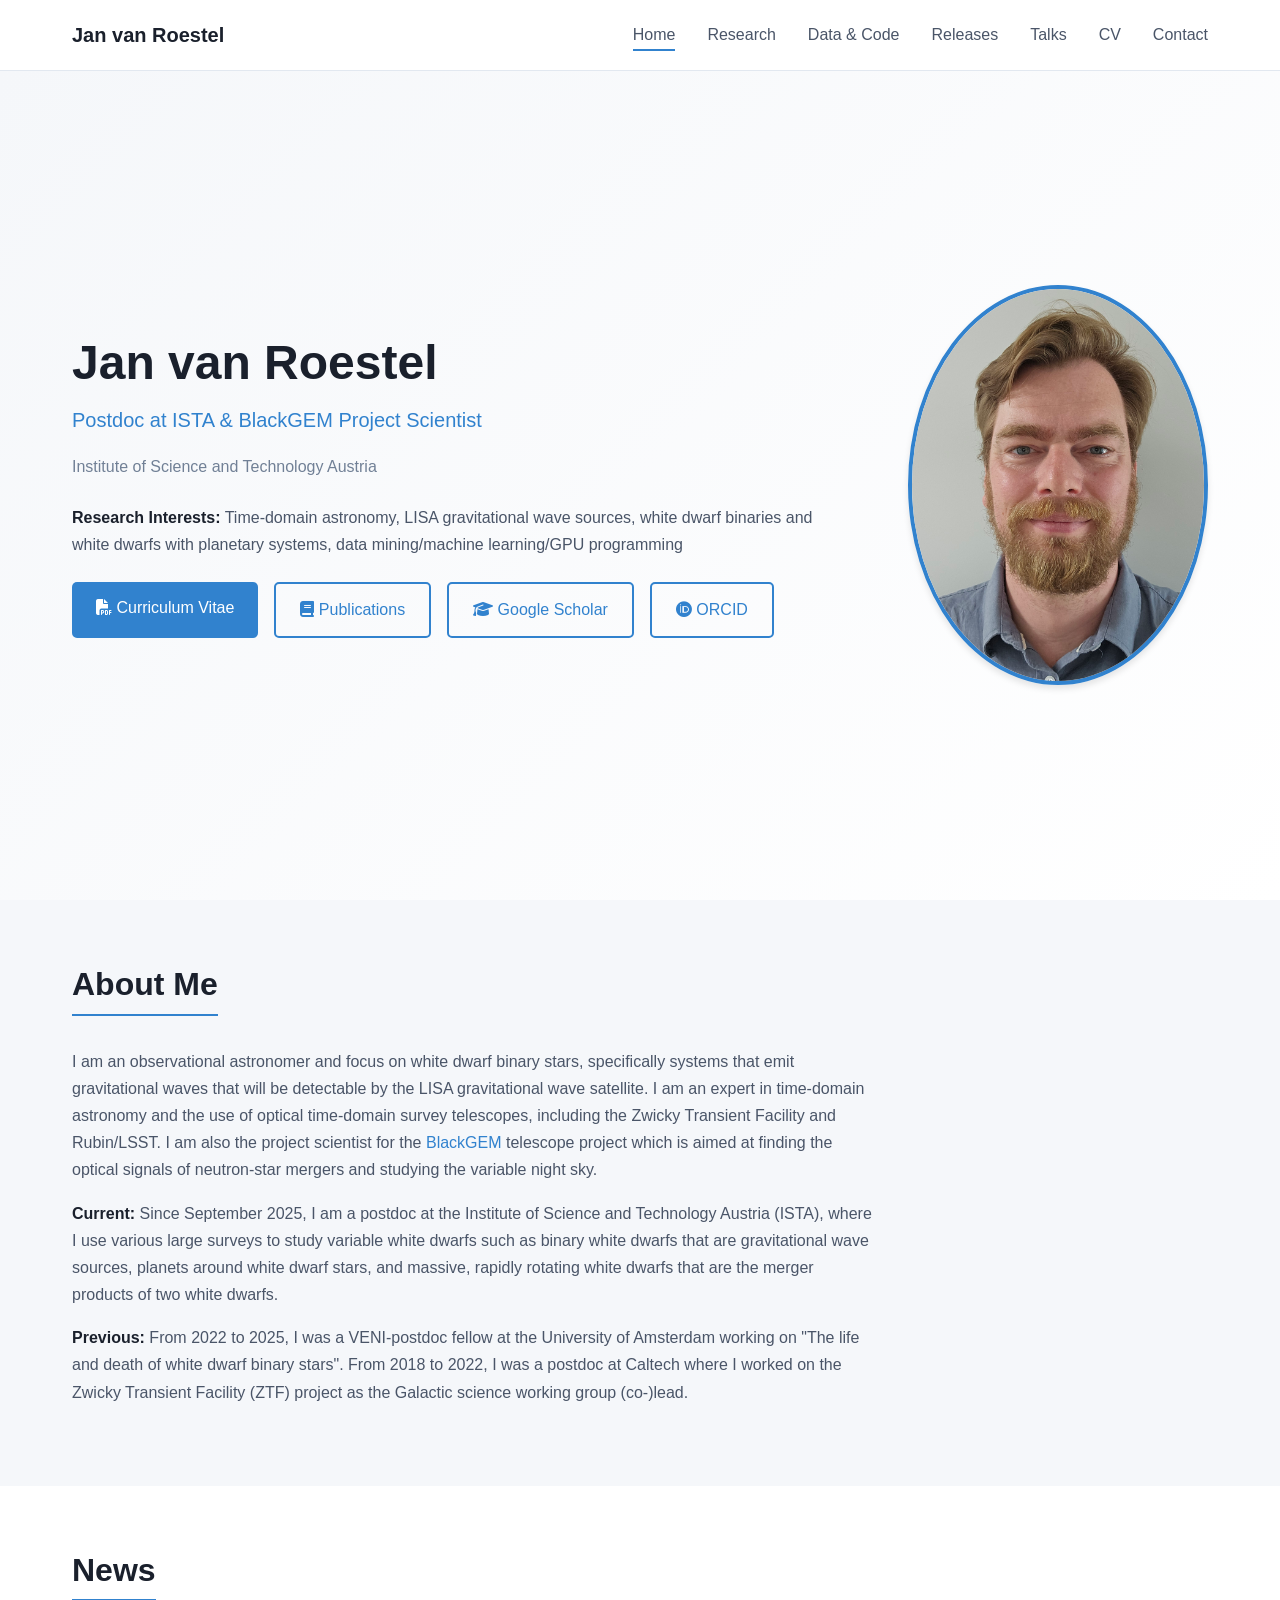
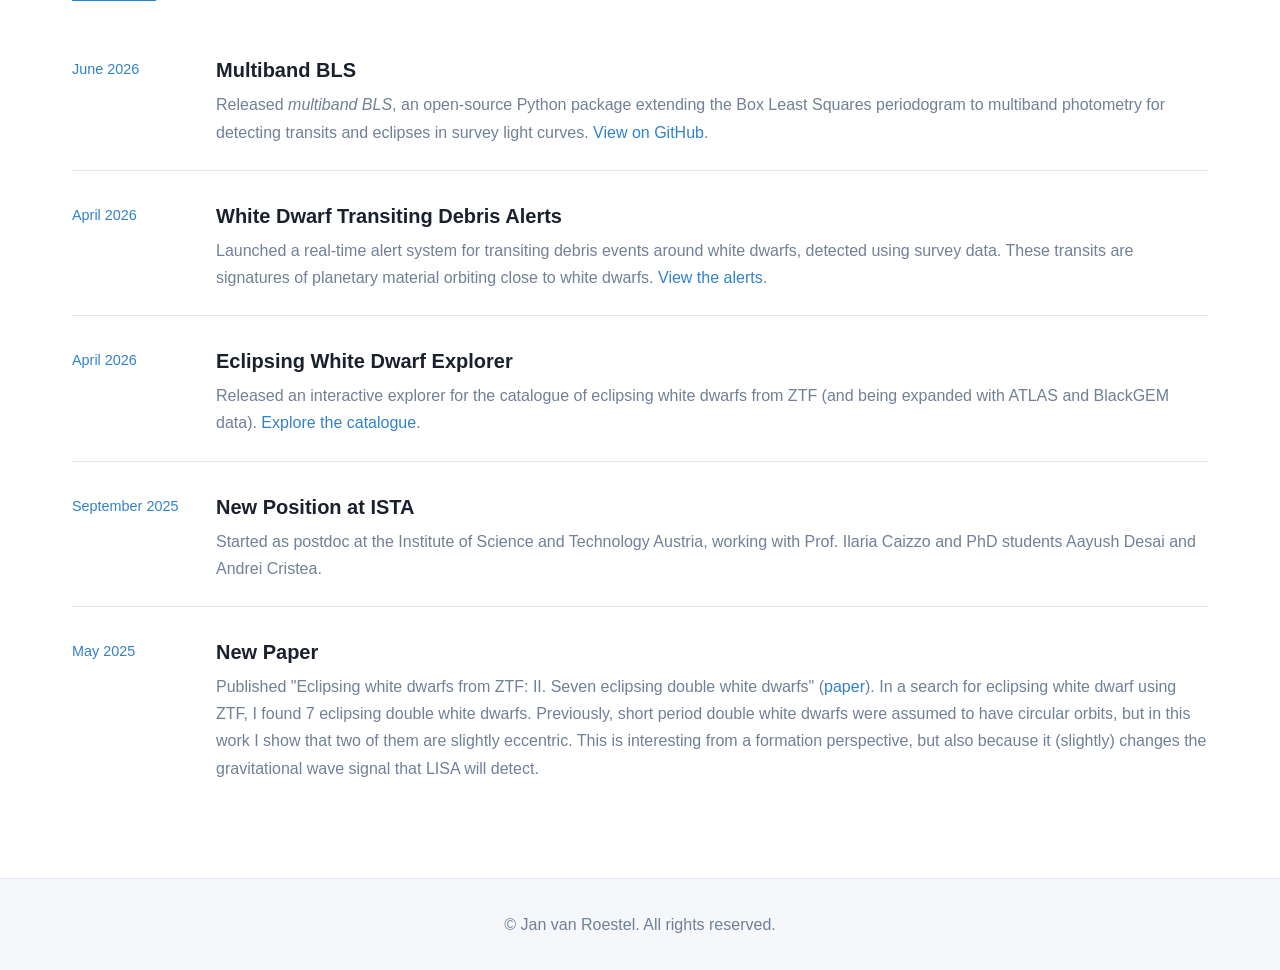
<file: index.html>
<!DOCTYPE html>
<html lang="en">
<head>
    <meta charset="UTF-8">
    <meta name="viewport" content="width=device-width, initial-scale=1.0">
    <title>Jan van Roestel - Astronomer</title>
    <link rel="stylesheet" href="assets/css/style.css">
    <link rel="stylesheet" href="https://cdnjs.cloudflare.com/ajax/libs/font-awesome/6.4.0/css/all.min.css">
    <script src="assets/js/include.js"></script>
</head>
<body data-page="home">
    <script>writeNav()</script>

    <main>
        <section class="hero">
            <div class="container">
                <div class="hero-content">
                    <div class="hero-text">
                        <h1>Jan van Roestel</h1>
                        <p class="hero-subtitle">Postdoc at <a href="https://ista.ac.at">ISTA</a> & <a href="http://blackgem.org/">BlackGEM</a> Project Scientist</p>
                        <p class="hero-institution">Institute of Science and Technology Austria</p>
                        <p class="hero-interests">
                            <strong>Research Interests:</strong> Time-domain astronomy, LISA gravitational wave sources, white dwarf binaries and white dwarfs with planetary systems, data mining/machine learning/GPU programming
                        </p>
                        <div class="hero-links">
                            <a href="data/CV.pdf" class="btn btn-primary" target="_blank">
                                <i class="fas fa-file-pdf"></i> Curriculum Vitae
                            </a>
                            <a href="https://ui.adsabs.harvard.edu/search/q=author%3A(%22%5Evan%20roestel%2C%20J%22)&sort=date%20desc%2C%20bibcode%20desc&p_=0" class="btn btn-outline">
                                <i class="fas fa-book"></i> Publications
                            </a>
                            <a href="https://scholar.google.com/citations?user=vMg1cvQAAAAJ" class="btn btn-outline">
                                <i class="fas fa-graduation-cap"></i> Google Scholar
                            </a>
                            <a href="https://orcid.org/0000-0002-2626-2872" class="btn btn-outline">
                                <i class="fab fa-orcid"></i> ORCID
                            </a>
                        </div>
                    </div>
                    <img src="images/janvanroestel.jpg" alt="Headshot of Jan van Roestel" class="hero-image" loading="eager" fetchpriority="high">
                </div>
            </div>
        </section>

        <section class="about-section">
            <div class="container">
                <h2 class="section-title">About Me</h2>
                <div class="about-content">
                    <p>I am an observational astronomer and focus on white dwarf binary stars, specifically systems that emit gravitational waves that will be detectable by the LISA gravitational wave satellite. I am an expert in time-domain astronomy and the use of optical time-domain survey telescopes, including the Zwicky Transient Facility and Rubin/LSST. I am also the project scientist for the <a href="http://blackgem.org/">BlackGEM</a> telescope project which is aimed at finding the optical signals of neutron-star mergers and studying the variable night sky.</p>

                    <p><strong>Current:</strong> Since September 2025, I am a postdoc at the Institute of Science and Technology Austria (ISTA), where I use various large surveys to study variable white dwarfs such as binary white dwarfs that are gravitational wave sources, planets around white dwarf stars, and massive, rapidly rotating white dwarfs that are the merger products of two white dwarfs.</p>

                    <p><strong>Previous:</strong> From 2022 to 2025, I was a VENI-postdoc fellow at the University of Amsterdam working on "The life and death of white dwarf binary stars". From 2018 to 2022, I was a postdoc at Caltech where I worked on the Zwicky Transient Facility (ZTF) project as the Galactic science working group (co-)lead.</p>
                </div>
            </div>
        </section>

        <section class="news-section">
            <div class="container">
                <h2 class="section-title">News</h2>
                <ul class="news-list">
                    <li class="news-item">
                        <span class="news-date">June 2026</span>
                        <div class="news-content">
                            <h4>Multiband BLS</h4>
                            <p>Released <em>multiband BLS</em>, an open-source Python package extending the Box Least Squares periodogram to multiband photometry for detecting transits and eclipses in survey light curves. <a href="https://github.com/janvanroestel/multiband_bls">View on GitHub</a>.</p>
                        </div>
                    </li>
                    <li class="news-item">
                        <span class="news-date">April 2026</span>
                        <div class="news-content">
                            <h4>White Dwarf Transiting Debris Alerts</h4>
                            <p>Launched a real-time alert system for transiting debris events around white dwarfs, detected using survey data. These transits are signatures of planetary material orbiting close to white dwarfs. <a href="https://janvanroestel.github.io/WD-transitingdebris-alerts/">View the alerts</a>.</p>
                        </div>
                    </li>
                    <li class="news-item">
                        <span class="news-date">April 2026</span>
                        <div class="news-content">
                            <h4>Eclipsing White Dwarf Explorer</h4>
                            <p>Released an interactive explorer for the catalogue of eclipsing white dwarfs from ZTF (and being expanded with ATLAS and BlackGEM data). <a href="https://janvanroestel.github.io/eclipsingWD-explorer/">Explore the catalogue</a>.</p>
                        </div>
                    </li>
                    <li class="news-item">
                        <span class="news-date">September 2025</span>
                        <div class="news-content">
                            <h4>New Position at ISTA</h4>
                            <p>Started as postdoc at the Institute of Science and Technology Austria, working with Prof. Ilaria Caizzo and PhD students Aayush Desai and Andrei Cristea. </p>
                        </div>
                    </li>
                    <li class="news-item">
                        <span class="news-date">May 2025</span>
                        <div class="news-content">
                            <h4>New Paper</h4>
                            <p>Published "Eclipsing white dwarfs from ZTF: II. Seven eclipsing double white dwarfs" (<a href="https://arxiv.org/abs/2505.15580">paper</a>). In a search for eclipsing white dwarf using ZTF, I found 7 eclipsing double white dwarfs. Previously, short period double white dwarfs were assumed to have circular orbits, but in this work I show that two of them are slightly eccentric. This is interesting from a formation perspective, but also because it (slightly) changes the gravitational wave signal that LISA will detect. </p>
                        </div>
                    </li>
                </ul>
            </div>
        </section>
    </main>

    <script>writeFooter()</script>
</body>
</html>
</file>
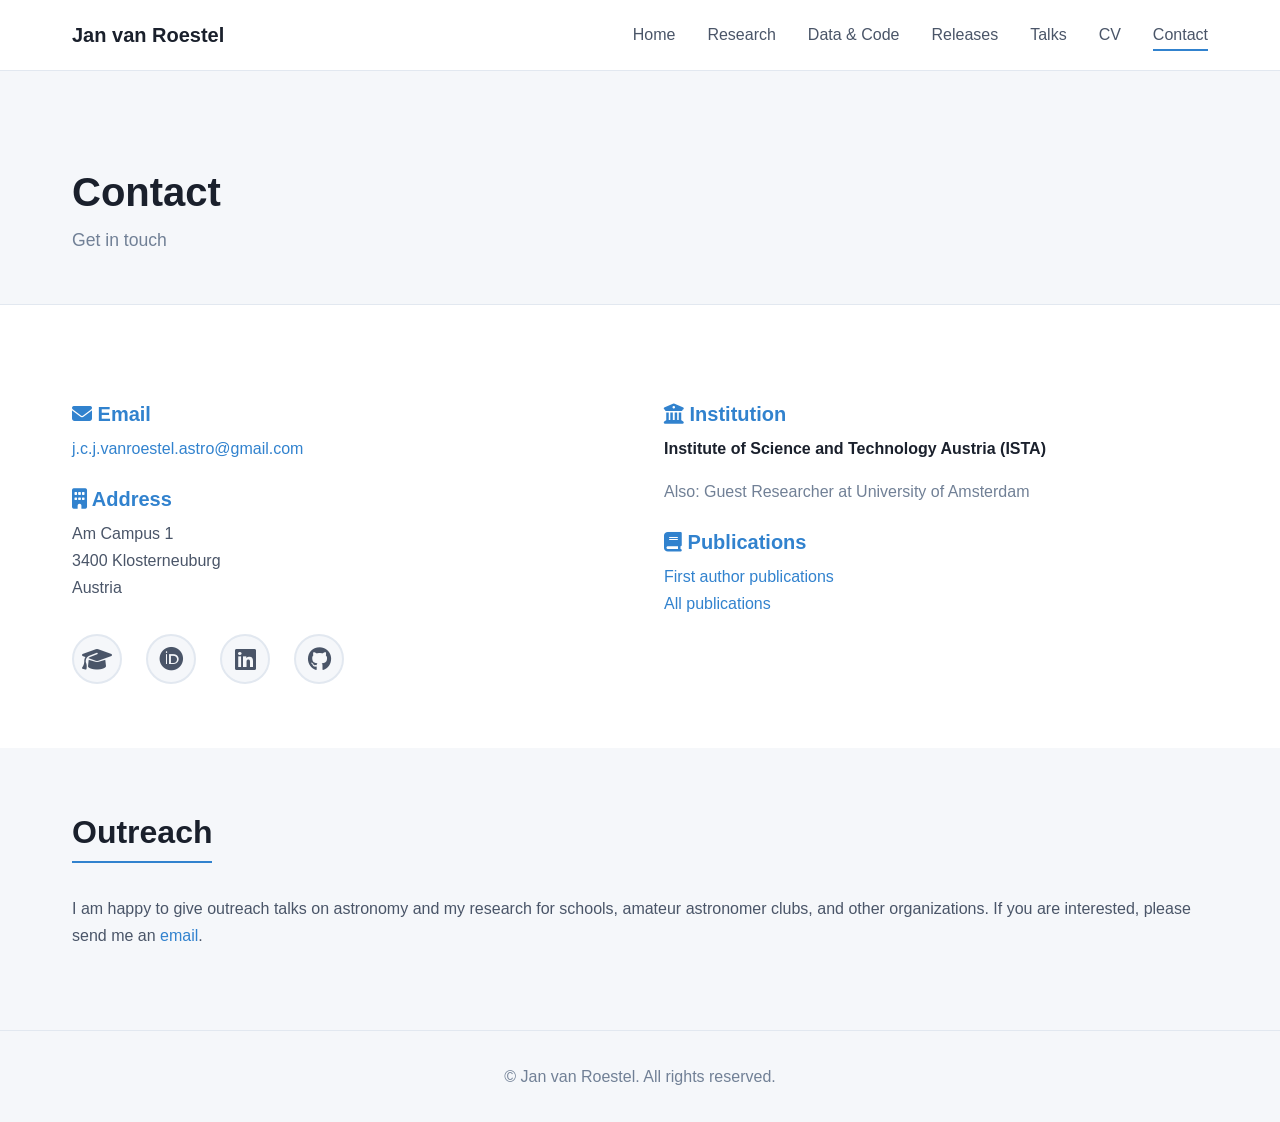
<file: contact.html>
<!DOCTYPE html>
<html lang="en">
<head>
    <meta charset="UTF-8">
    <meta name="viewport" content="width=device-width, initial-scale=1.0">
    <title>Contact - Jan van Roestel</title>
    <link rel="stylesheet" href="assets/css/style.css">
    <link rel="stylesheet" href="https://cdnjs.cloudflare.com/ajax/libs/font-awesome/6.4.0/css/all.min.css">
    <script src="assets/js/include.js"></script>
</head>
<body data-page="contact">
    <script>writeNav()</script>

    <main>
        <header class="page-header">
            <div class="container">
                <h1>Contact</h1>
                <p>Get in touch</p>
            </div>
        </header>

        <section>
            <div class="container">
                <div class="contact-info">
                    <div>
                        <div class="contact-item">
                            <h4><i class="fas fa-envelope"></i> Email</h4>
                            <p><a href="mailto:j.c.j.vanroestel.astro@gmail.com">j.c.j.vanroestel.astro@gmail.com</a></p>
                        </div>

                        <div class="contact-item">
                            <h4><i class="fas fa-building"></i> Address</h4>
                            <p>Am Campus 1<br>
                            3400 Klosterneuburg<br>
                            Austria</p>
                        </div>

                        <div class="social-links">
                            <a href="https://scholar.google.com/citations?user=vMg1cvQAAAAJ" title="Google Scholar" aria-label="Google Scholar profile">
                                <i class="fas fa-graduation-cap"></i>
                            </a>
                            <a href="https://orcid.org/0000-0002-2626-2872" title="ORCID" aria-label="ORCID profile">
                                <i class="fab fa-orcid"></i>
                            </a>
                            <a href="https://www.linkedin.com/in/jan-van-roestel-phd-53807089/" title="LinkedIn" aria-label="LinkedIn profile">
                                <i class="fab fa-linkedin"></i>
                            </a>
                            <a href="https://github.com/janvanroestel/" title="GitHub" aria-label="GitHub profile">
                                <i class="fab fa-github"></i>
                            </a>
                        </div>
                    </div>

                    <div>
                        <div class="contact-item">
                            <h4><i class="fas fa-university"></i> Institution</h4>
                            <p><strong>Institute of Science and Technology Austria (ISTA)</strong></p>
                            <p style="margin-top: 1rem; color: var(--text-secondary);">Also: Guest Researcher at University of Amsterdam</p>
                        </div>

                        <div class="contact-item">
                            <h4><i class="fas fa-book"></i> Publications</h4>
                            <p>
                                <a href="https://ui.adsabs.harvard.edu/search/q=author%3A(%22%5Evan%20roestel%2C%20J%22)&sort=date%20desc%2C%20bibcode%20desc&p_=0">First author publications</a><br>
                                <a href="https://ui.adsabs.harvard.edu/search/q=author%3A(%22van%20roestel%2C%20J%22)&sort=date%20desc%2C%20bibcode%20desc&p_=0">All publications</a>
                            </p>
                        </div>
                    </div>
                </div>
            </div>
        </section>

        <section class="about-section">
            <div class="container">
                <h2 class="section-title">Outreach</h2>
                <p>I am happy to give outreach talks on astronomy and my research for schools, amateur astronomer clubs, and other organizations. If you are interested, please send me an <a href="mailto:j.c.j.vanroestel.astro@gmail.com">email</a>.</p>
            </div>
        </section>
    </main>

    <script>writeFooter()</script>
</body>
</html>
</file>
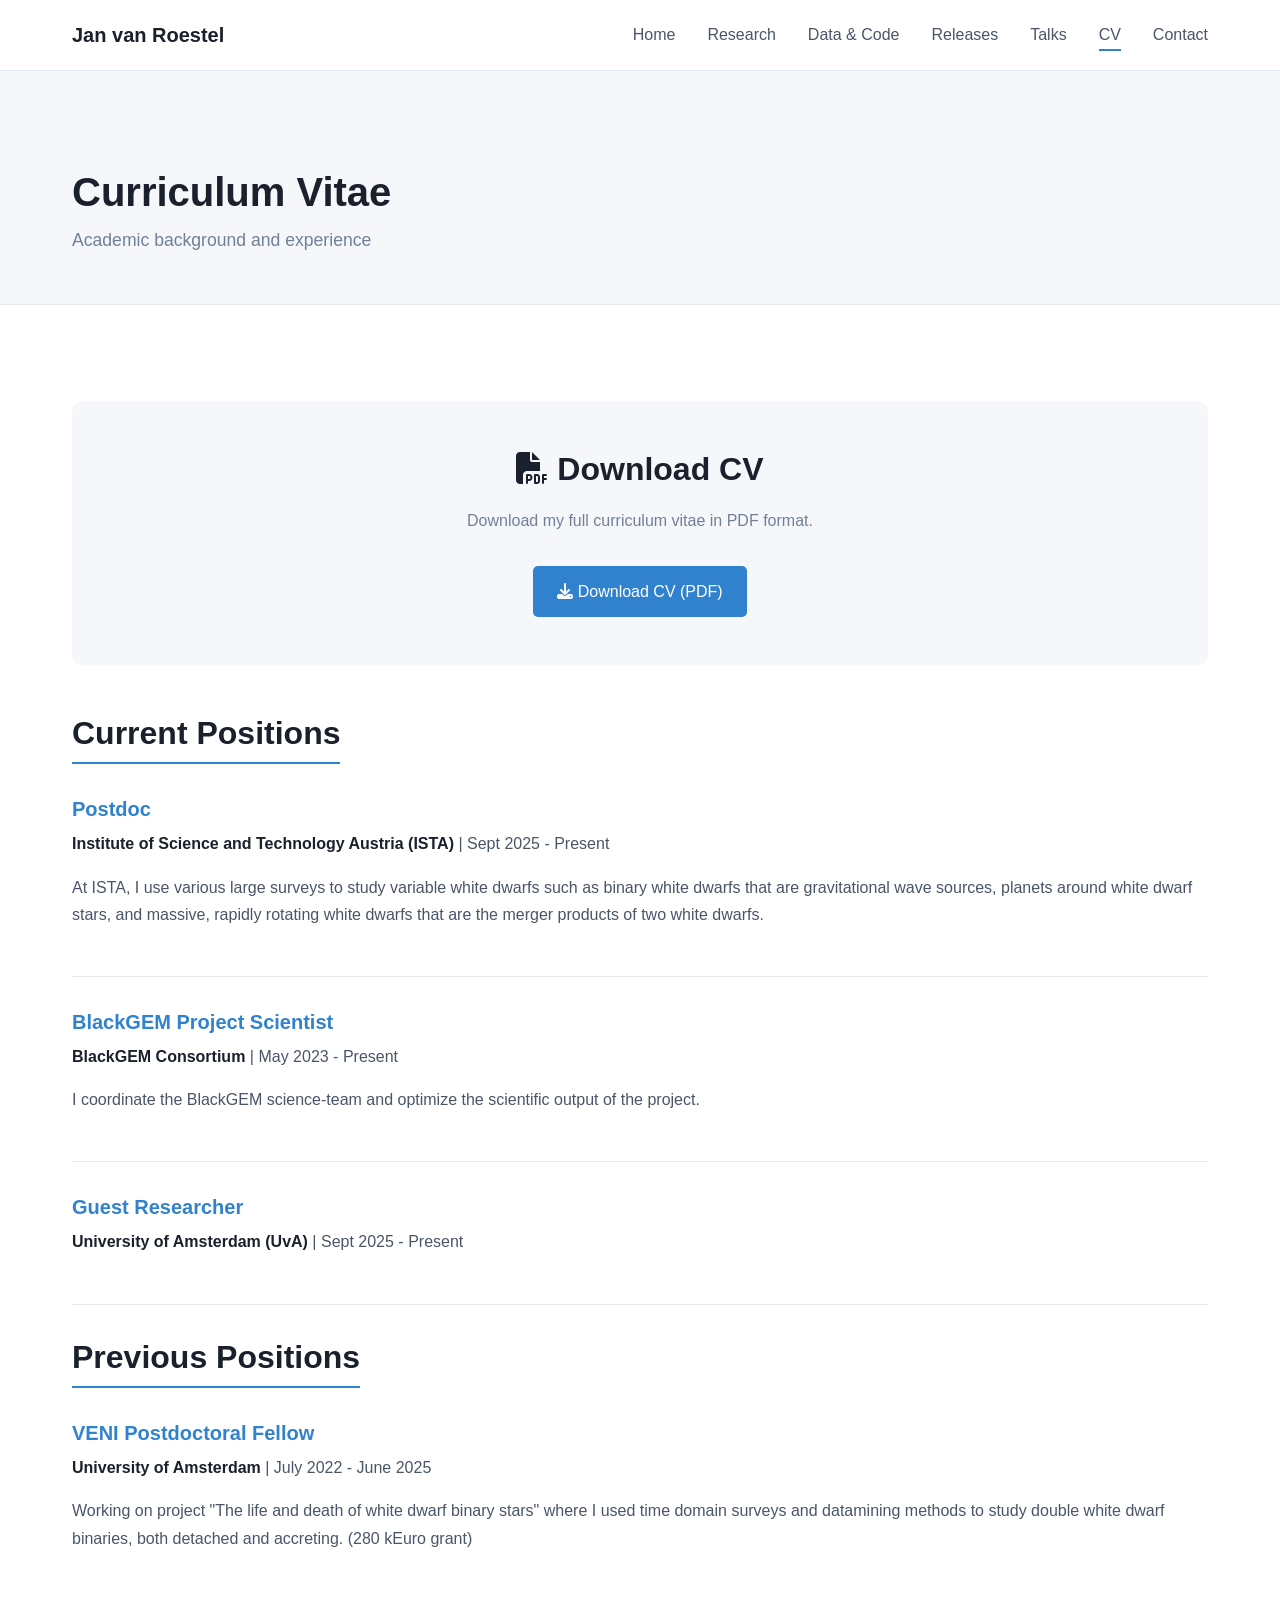
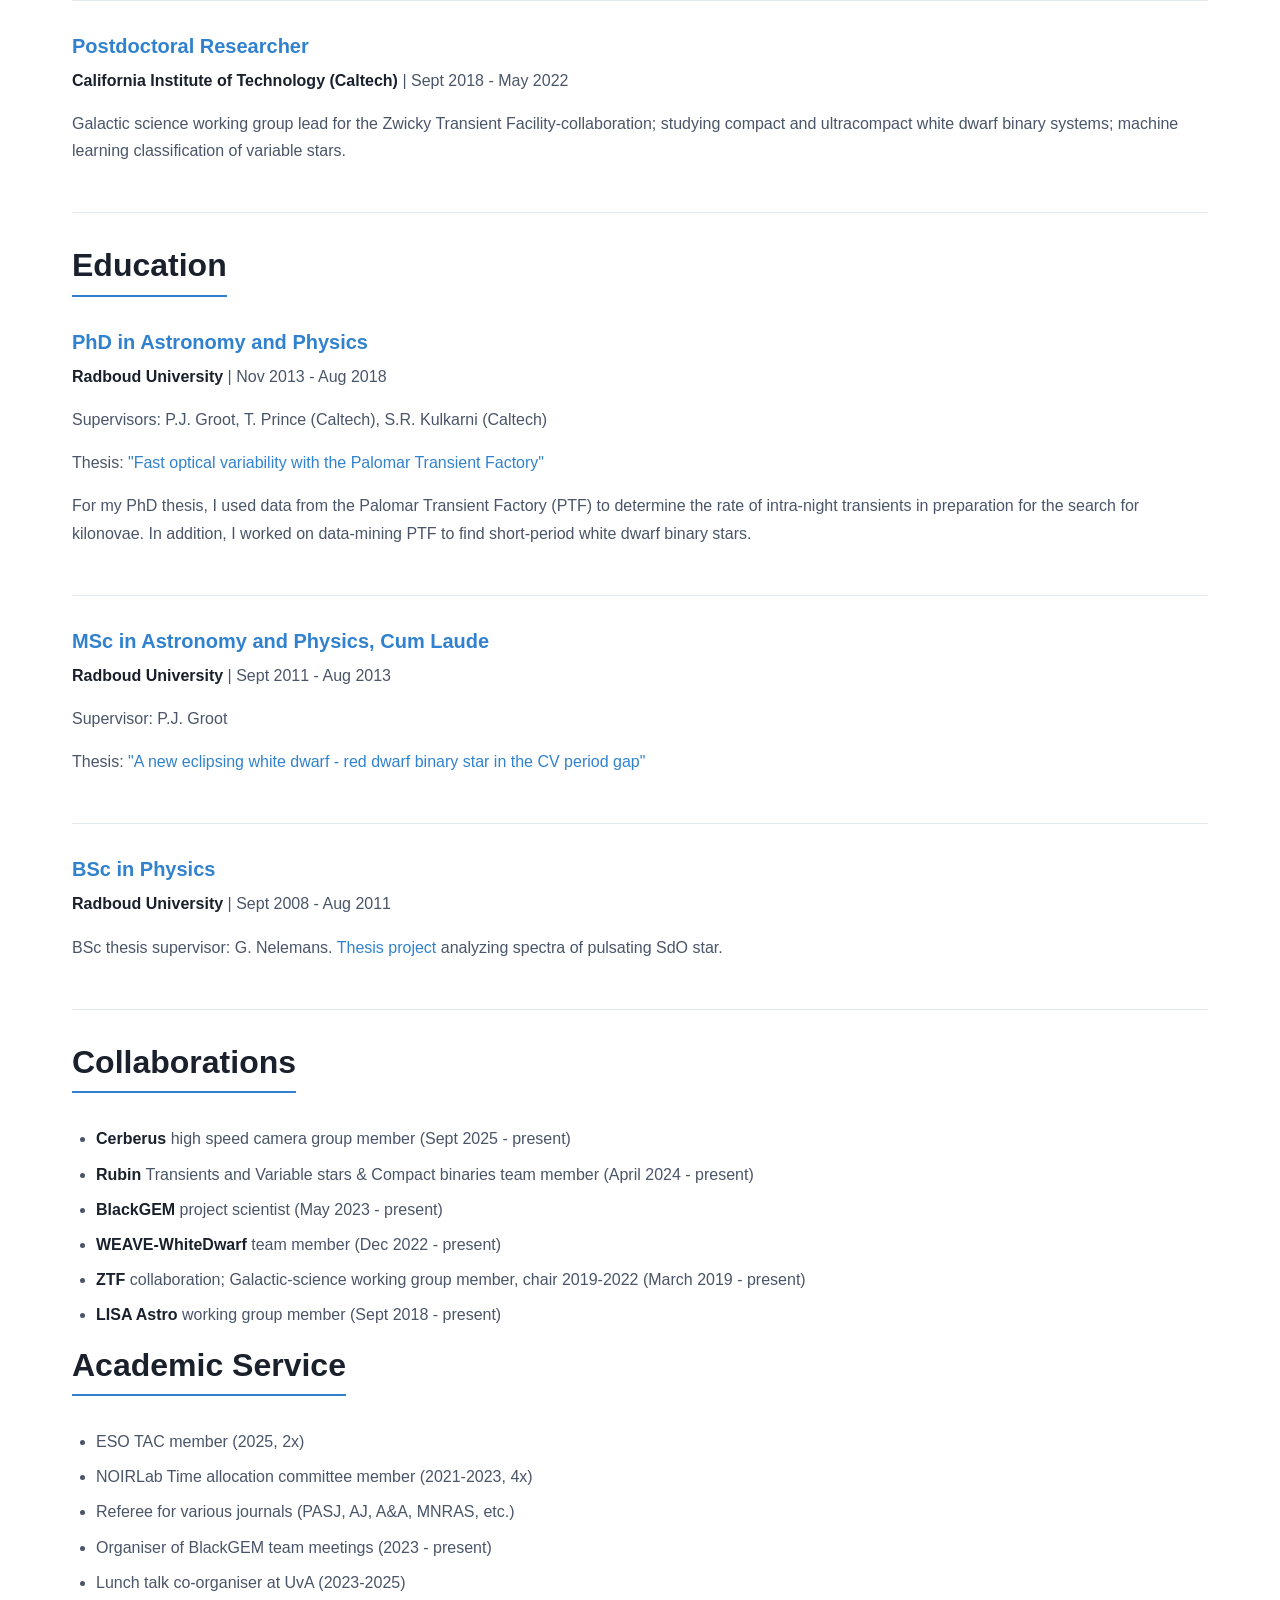
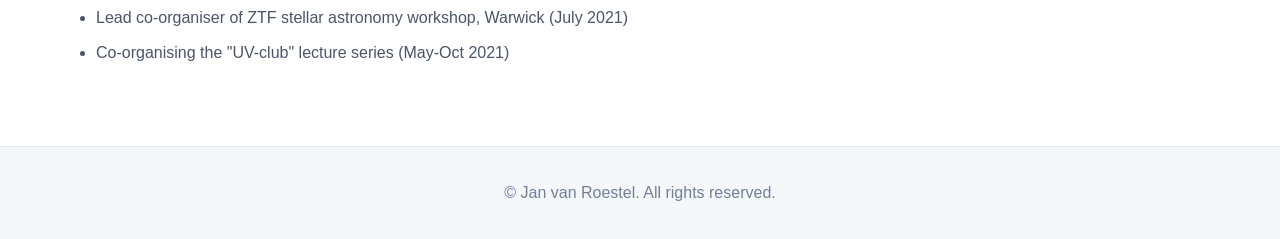
<file: cv.html>
<!DOCTYPE html>
<html lang="en">
<head>
    <meta charset="UTF-8">
    <meta name="viewport" content="width=device-width, initial-scale=1.0">
    <title>CV - Jan van Roestel</title>
    <link rel="stylesheet" href="assets/css/style.css">
    <link rel="stylesheet" href="https://cdnjs.cloudflare.com/ajax/libs/font-awesome/6.4.0/css/all.min.css">
    <script src="assets/js/include.js"></script>
</head>
<body data-page="cv">
    <script>writeNav()</script>

    <main>
        <header class="page-header">
            <div class="container">
                <h1>Curriculum Vitae</h1>
                <p>Academic background and experience</p>
            </div>
        </header>

        <section>
            <div class="container">
                <div class="cv-download">
                    <h2><i class="fas fa-file-pdf"></i> Download CV</h2>
                    <p>Download my full curriculum vitae in PDF format.</p>
                    <a href="data/CV.pdf" class="btn btn-primary" target="_blank">
                        <i class="fas fa-download"></i> Download CV (PDF)
                    </a>
                </div>

                <h2 class="section-title">Current Positions</h2>

                <div class="education-item">
                    <h4>Postdoc</h4>
                    <p><strong>Institute of Science and Technology Austria (ISTA)</strong> | Sept 2025 - Present</p>
                    <p>At ISTA, I use various large surveys to study variable white dwarfs such as binary white dwarfs that are gravitational wave sources, planets around white dwarf stars, and massive, rapidly rotating white dwarfs that are the merger products of two white dwarfs.</p>
                </div>

                <div class="education-item">
                    <h4>BlackGEM Project Scientist</h4>
                    <p><strong>BlackGEM Consortium</strong> | May 2023 - Present</p>
                    <p>I coordinate the BlackGEM science-team and optimize the scientific output of the project.</p>
                </div>

                <div class="education-item">
                    <h4>Guest Researcher</h4>
                    <p><strong>University of Amsterdam (UvA)</strong> | Sept 2025 - Present</p>
                </div>

                <h2 class="section-title">Previous Positions</h2>

                <div class="education-item">
                    <h4>VENI Postdoctoral Fellow</h4>
                    <p><strong>University of Amsterdam</strong> | July 2022 - June 2025</p>
                    <p>Working on project "The life and death of white dwarf binary stars" where I used time domain surveys and datamining methods to study double white dwarf binaries, both detached and accreting. (280 kEuro grant)</p>
                </div>

                <div class="education-item">
                    <h4>Postdoctoral Researcher</h4>
                    <p><strong>California Institute of Technology (Caltech)</strong> | Sept 2018 - May 2022</p>
                    <p>Galactic science working group lead for the Zwicky Transient Facility-collaboration; studying compact and ultracompact white dwarf binary systems; machine learning classification of variable stars.</p>
                </div>

                <h2 class="section-title">Education</h2>

                <div class="education-item">
                    <h4>PhD in Astronomy and Physics</h4>
                    <p><strong>Radboud University</strong> | Nov 2013 - Aug 2018</p>
                    <p>Supervisors: P.J. Groot, T. Prince (Caltech), S.R. Kulkarni (Caltech)</p>
                    <p>Thesis: <a href="./data/Thesis_JvanRoestel.pdf">"Fast optical variability with the Palomar Transient Factory"</a></p>
                    <p>For my PhD thesis, I used data from the Palomar Transient Factory (PTF) to determine the rate of intra-night transients in preparation for the search for kilonovae. In addition, I worked on data-mining PTF to find short-period white dwarf binary stars.</p>
                </div>

                <div class="education-item">
                    <h4>MSc in Astronomy and Physics, Cum Laude</h4>
                    <p><strong>Radboud University</strong> | Sept 2011 - Aug 2013</p>
                    <p>Supervisor: P.J. Groot</p>
                    <p>Thesis: <a href="./data/main.pdf">"A new eclipsing white dwarf - red dwarf binary star in the CV period gap"</a></p>
                </div>

                <div class="education-item">
                    <h4>BSc in Physics</h4>
                    <p><strong>Radboud University</strong> | Sept 2008 - Aug 2011</p>
                    <p>BSc thesis supervisor: G. Nelemans. <a href="./data/bachelor_thesis.pdf">Thesis project</a> analyzing spectra of pulsating SdO star.</p>
                </div>

                <h2 class="section-title">Collaborations</h2>
                <ul>
                    <li><strong>Cerberus</strong> high speed camera group member (Sept 2025 - present)</li>
                    <li><strong>Rubin</strong> Transients and Variable stars & Compact binaries team member (April 2024 - present)</li>
                    <li><strong>BlackGEM</strong> project scientist (May 2023 - present)</li>
                    <li><strong>WEAVE-WhiteDwarf</strong> team member (Dec 2022 - present)</li>
                    <li><strong>ZTF</strong> collaboration; Galactic-science working group member, chair 2019-2022 (March 2019 - present)</li>
                    <li><strong>LISA Astro</strong> working group member (Sept 2018 - present)</li>
                </ul>

                <h2 class="section-title">Academic Service</h2>
                <ul>
                    <li>ESO TAC member (2025, 2x)</li>
                    <li>NOIRLab Time allocation committee member (2021-2023, 4x)</li>
                    <li>Referee for various journals (PASJ, AJ, A&A, MNRAS, etc.)</li>
                    <li>Organiser of BlackGEM team meetings (2023 - present)</li>
                    <li>Lunch talk co-organiser at UvA (2023-2025)</li>
                    <li>Lead co-organiser of ZTF stellar astronomy workshop, Warwick (July 2021)</li>
                    <li>Co-organising the "UV-club" lecture series (May-Oct 2021)</li>
                </ul>
            </div>
        </section>
    </main>

    <script>writeFooter()</script>
</body>
</html>
</file>
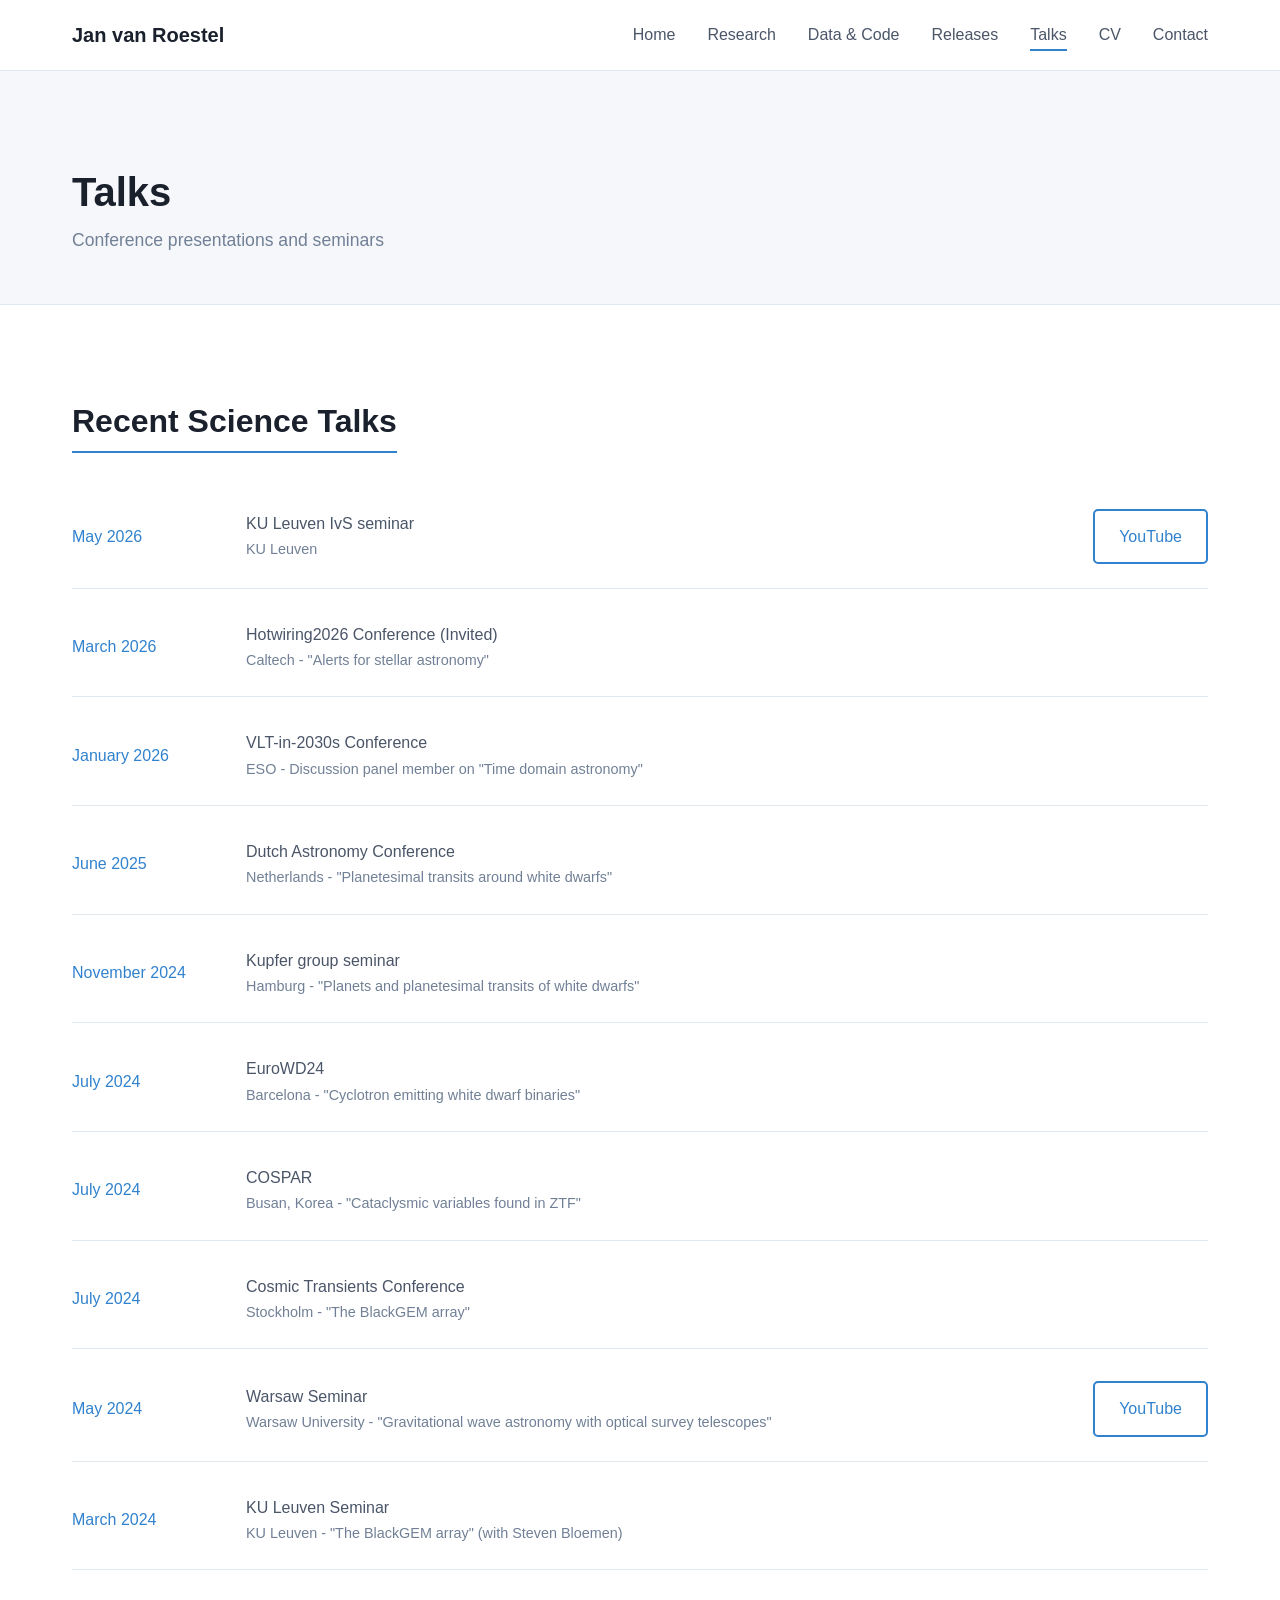
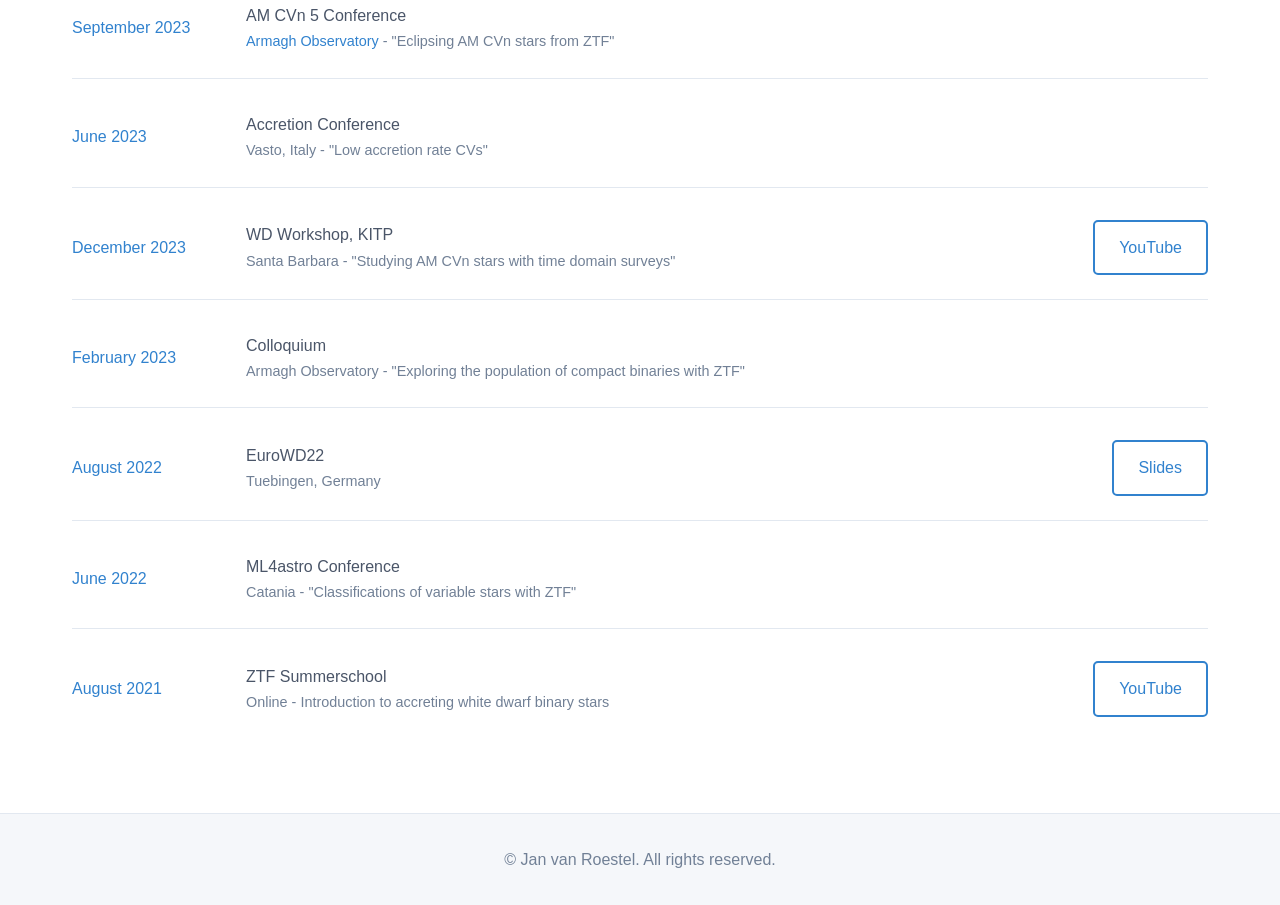
<file: talks.html>
<!DOCTYPE html>
<html lang="en">
<head>
    <meta charset="UTF-8">
    <meta name="viewport" content="width=device-width, initial-scale=1.0">
    <title>Talks - Jan van Roestel</title>
    <link rel="stylesheet" href="assets/css/style.css">
    <link rel="stylesheet" href="https://cdnjs.cloudflare.com/ajax/libs/font-awesome/6.4.0/css/all.min.css">
    <script src="assets/js/include.js"></script>
</head>
<body data-page="talks">
    <script>writeNav()</script>

    <main>
        <header class="page-header">
            <div class="container">
                <h1>Talks</h1>
                <p>Conference presentations and seminars</p>
            </div>
        </header>

        <section>
            <div class="container">
                <h2 class="section-title">Recent Science Talks</h2>

                <ul class="talks-list">
                    <li class="talk-item">
                        <span class="talk-date">May 2026</span>
                        <div>
                            <div class="talk-title">KU Leuven IvS seminar</div>
                            <div class="talk-venue">KU Leuven</div>
                        </div>
                        <div class="talk-links">
                            <a href="https://www.youtube.com/watch?v=d2B3vCUskP4" class="btn btn-outline">YouTube</a>
                        </div>
                    </li>

                    <li class="talk-item">
                        <span class="talk-date">March 2026</span>
                        <div>
                            <div class="talk-title">Hotwiring2026 Conference (Invited)</div>
                            <div class="talk-venue">Caltech - "Alerts for stellar astronomy"</div>
                        </div>
                        <div class="talk-links"></div>
                    </li>

                    <li class="talk-item">
                        <span class="talk-date">January 2026</span>
                        <div>
                            <div class="talk-title">VLT-in-2030s Conference</div>
                            <div class="talk-venue">ESO - Discussion panel member on "Time domain astronomy"</div>
                        </div>
                        <div class="talk-links"></div>
                    </li>

                    <li class="talk-item">
                        <span class="talk-date">June 2025</span>
                        <div>
                            <div class="talk-title">Dutch Astronomy Conference</div>
                            <div class="talk-venue">Netherlands - "Planetesimal transits around white dwarfs"</div>
                        </div>
                        <div class="talk-links"></div>
                    </li>

                    <li class="talk-item">
                        <span class="talk-date">November 2024</span>
                        <div>
                            <div class="talk-title">Kupfer group seminar</div>
                            <div class="talk-venue">Hamburg - "Planets and planetesimal transits of white dwarfs"</div>
                        </div>
                        <div class="talk-links"></div>
                    </li>

                    <li class="talk-item">
                        <span class="talk-date">July 2024</span>
                        <div>
                            <div class="talk-title">EuroWD24</div>
                            <div class="talk-venue">Barcelona - "Cyclotron emitting white dwarf binaries"</div>
                        </div>
                        <div class="talk-links"></div>
                    </li>

                    <li class="talk-item">
                        <span class="talk-date">July 2024</span>
                        <div>
                            <div class="talk-title">COSPAR</div>
                            <div class="talk-venue">Busan, Korea - "Cataclysmic variables found in ZTF"</div>
                        </div>
                        <div class="talk-links"></div>
                    </li>

                    <li class="talk-item">
                        <span class="talk-date">July 2024</span>
                        <div>
                            <div class="talk-title">Cosmic Transients Conference</div>
                            <div class="talk-venue">Stockholm - "The BlackGEM array"</div>
                        </div>
                        <div class="talk-links"></div>
                    </li>

                    <li class="talk-item">
                        <span class="talk-date">May 2024</span>
                        <div>
                            <div class="talk-title">Warsaw Seminar</div>
                            <div class="talk-venue">Warsaw University - "Gravitational wave astronomy with optical survey telescopes"</div>
                        </div>
                        <div class="talk-links">
                            <a href="https://www.youtube.com/live/thyTzamhJ10" class="btn btn-outline">YouTube</a>
                        </div>
                    </li>

                    <li class="talk-item">
                        <span class="talk-date">March 2024</span>
                        <div>
                            <div class="talk-title">KU Leuven Seminar</div>
                            <div class="talk-venue">KU Leuven - "The BlackGEM array" (with Steven Bloemen)</div>
                        </div>
                        <div class="talk-links"></div>
                    </li>

                    <li class="talk-item">
                        <span class="talk-date">September 2023</span>
                        <div>
                            <div class="talk-title">AM CVn 5 Conference</div>
                            <div class="talk-venue"><a href="https://www.armagh.space/meetings-conferences/amcvn5#deeplink-0">Armagh Observatory</a> - "Eclipsing AM CVn stars from ZTF"</div>
                        </div>
                        <div class="talk-links"></div>
                    </li>

                    <li class="talk-item">
                        <span class="talk-date">June 2023</span>
                        <div>
                            <div class="talk-title">Accretion Conference</div>
                            <div class="talk-venue">Vasto, Italy - "Low accretion rate CVs"</div>
                        </div>
                        <div class="talk-links"></div>
                    </li>

                    <li class="talk-item">
                        <span class="talk-date">December 2023</span>
                        <div>
                            <div class="talk-title">WD Workshop, KITP</div>
                            <div class="talk-venue">Santa Barbara - "Studying AM CVn stars with time domain surveys"</div>
                        </div>
                        <div class="talk-links">
                            <a href="https://www.youtube.com/watch?v=rMm6HnV2TYo&list=PLTz4HiOhksNvvzHY8rsDtNAzLt7UiwiH1&index=8" class="btn btn-outline">YouTube</a>
                        </div>
                    </li>

                    <li class="talk-item">
                        <span class="talk-date">February 2023</span>
                        <div>
                            <div class="talk-title">Colloquium</div>
                            <div class="talk-venue">Armagh Observatory - "Exploring the population of compact binaries with ZTF"</div>
                        </div>
                        <div class="talk-links"></div>
                    </li>

                    <li class="talk-item">
                        <span class="talk-date">August 2022</span>
                        <div>
                            <div class="talk-title">EuroWD22</div>
                            <div class="talk-venue">Tuebingen, Germany</div>
                        </div>
                        <div class="talk-links">
                            <a href="./talks/EuroWD22_janvanroestel.pdf" class="btn btn-outline">Slides</a>
                        </div>
                    </li>

                    <li class="talk-item">
                        <span class="talk-date">June 2022</span>
                        <div>
                            <div class="talk-title">ML4astro Conference</div>
                            <div class="talk-venue">Catania - "Classifications of variable stars with ZTF"</div>
                        </div>
                        <div class="talk-links"></div>
                    </li>

                    <li class="talk-item">
                        <span class="talk-date">August 2021</span>
                        <div>
                            <div class="talk-title">ZTF Summerschool</div>
                            <div class="talk-venue">Online - Introduction to accreting white dwarf binary stars</div>
                        </div>
                        <div class="talk-links">
                            <a href="https://www.youtube.com/watch?v=heeAqtuXo70" class="btn btn-outline">YouTube</a>
                        </div>
                    </li>
                </ul>
            </div>
        </section>
    </main>

    <script>writeFooter()</script>
</body>
</html>
</file>
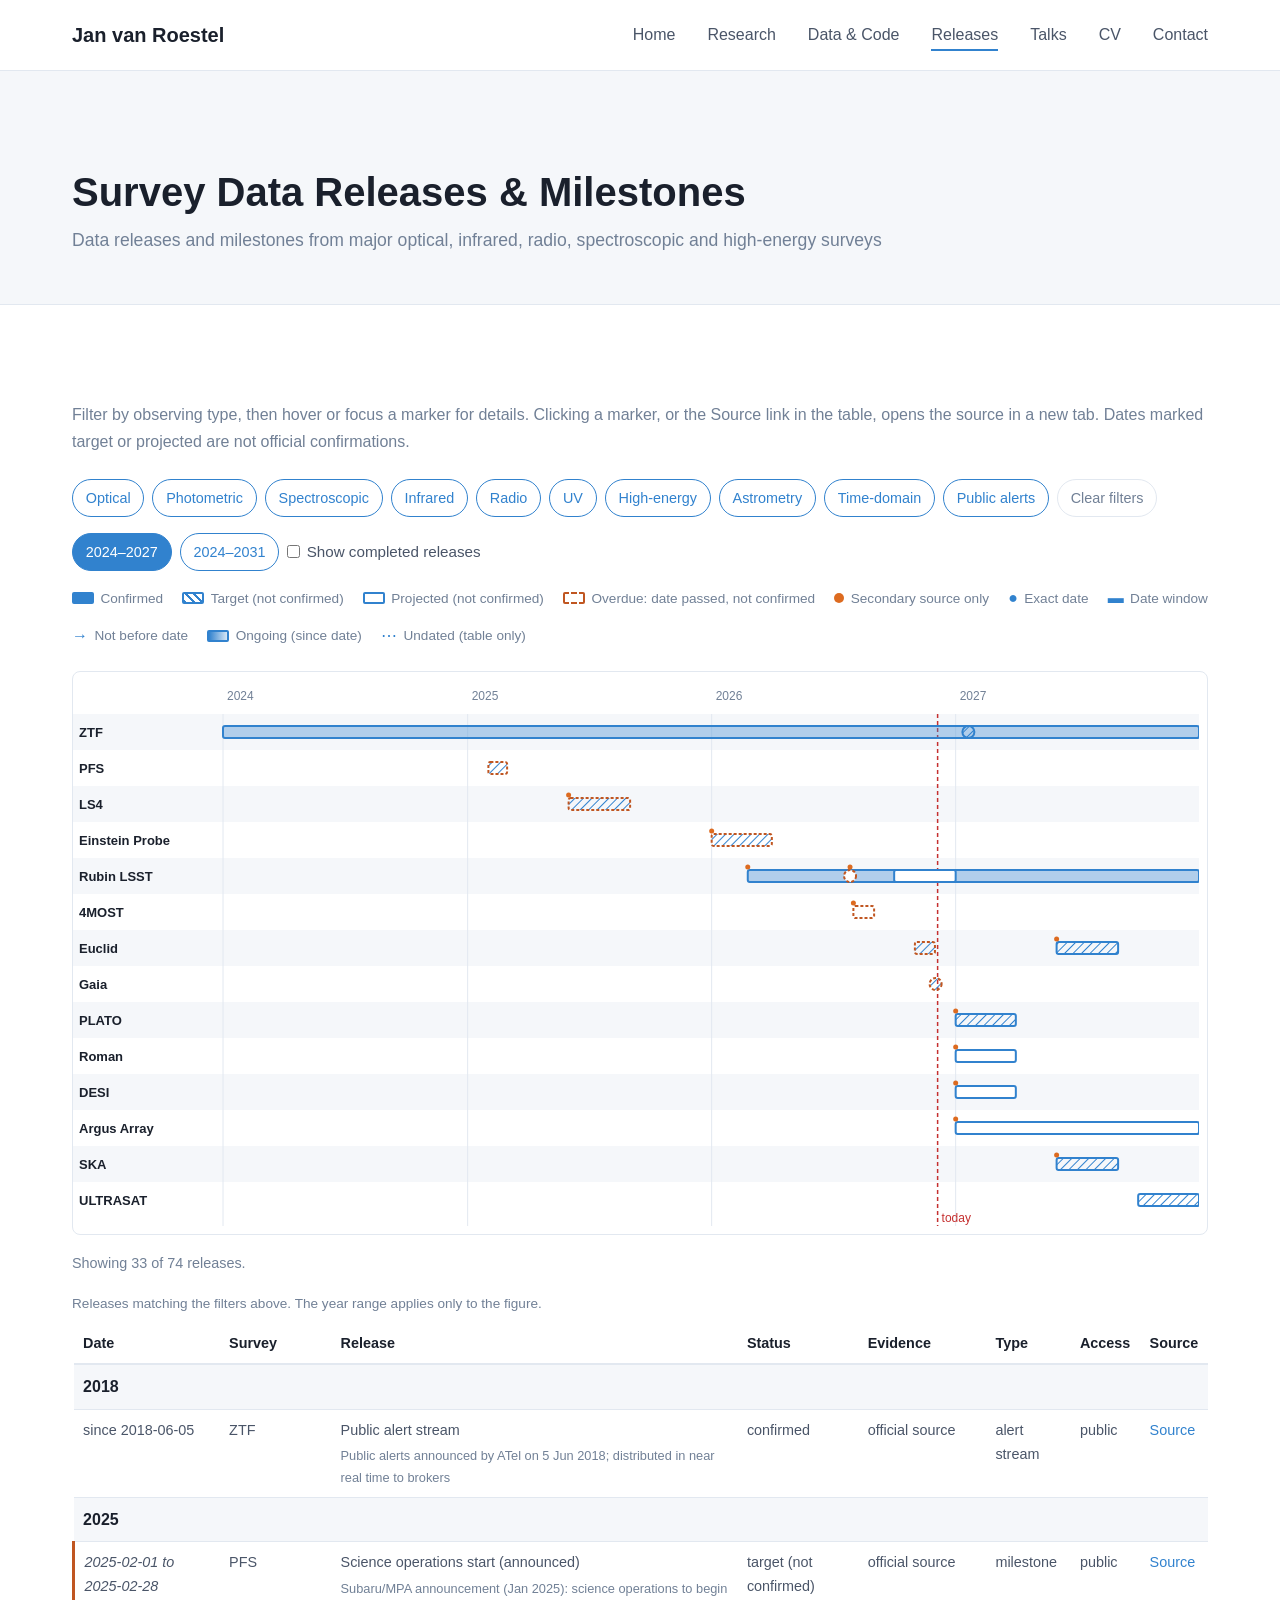
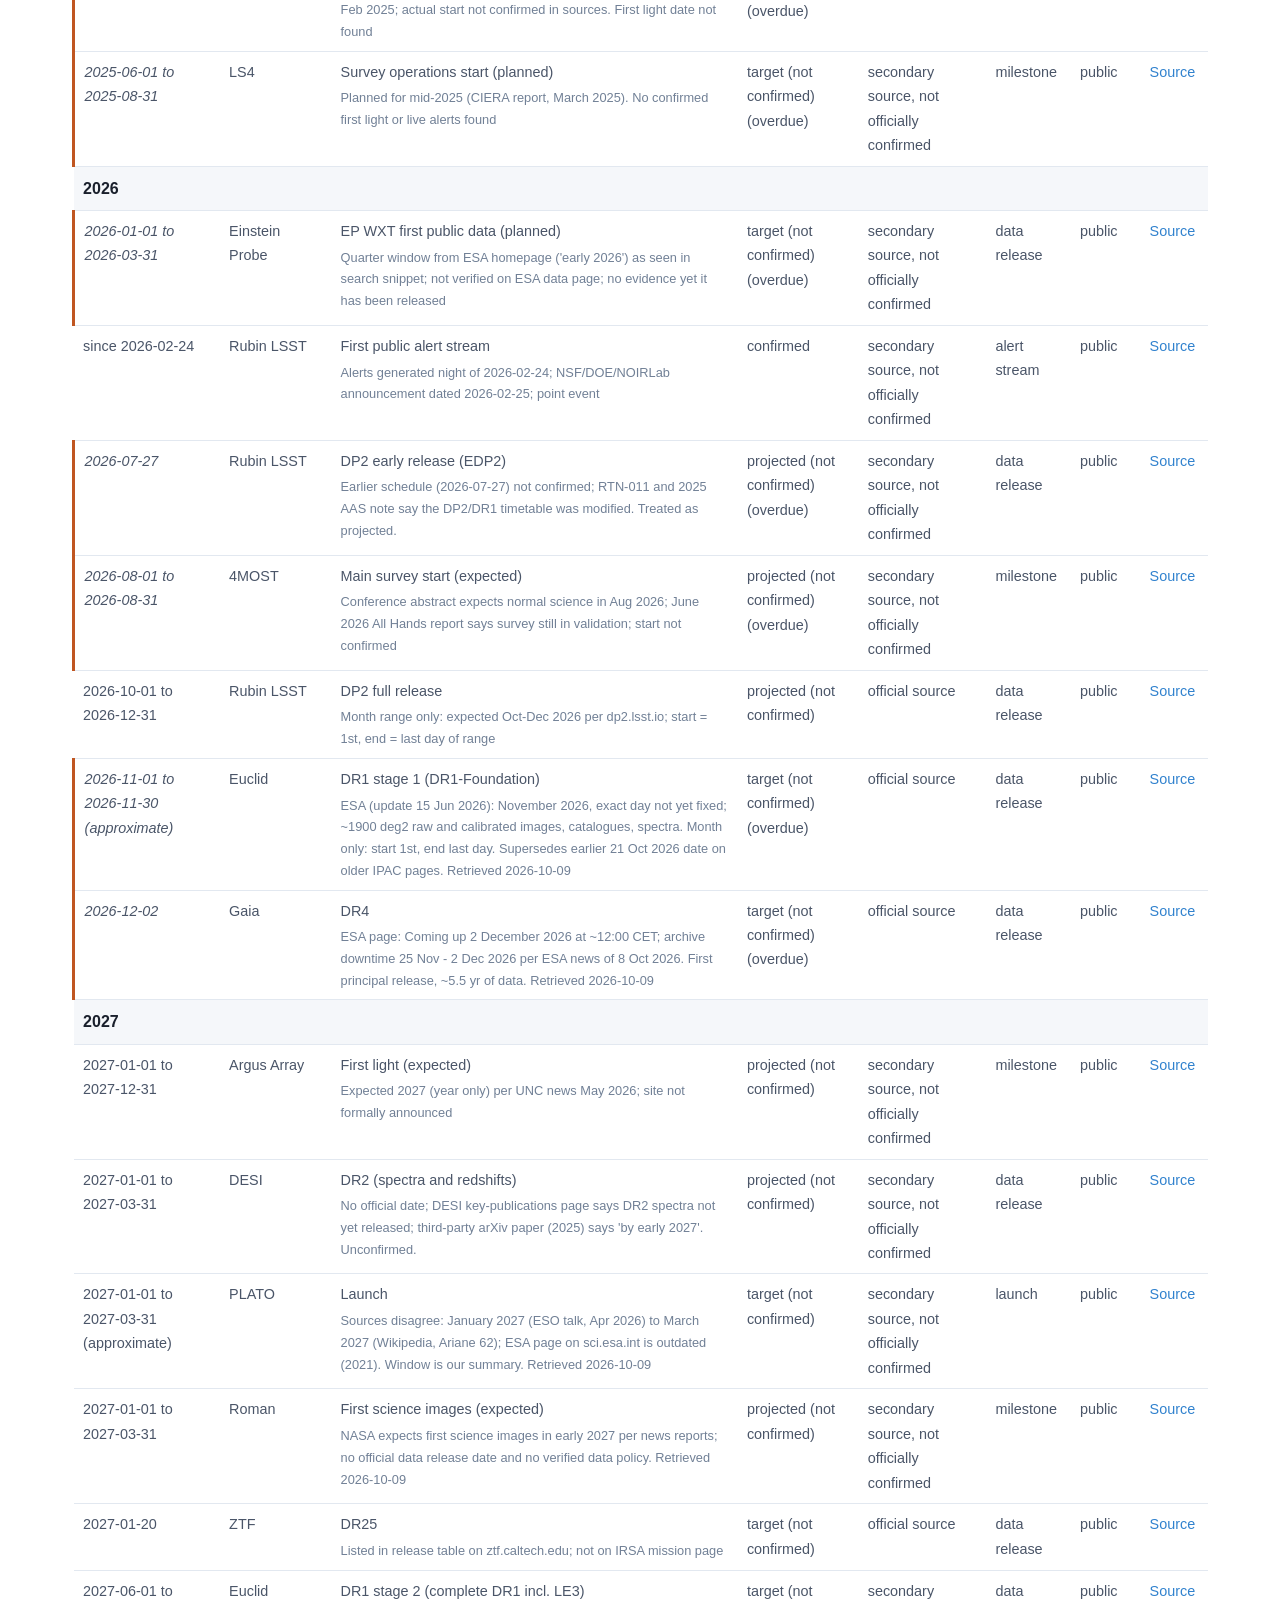
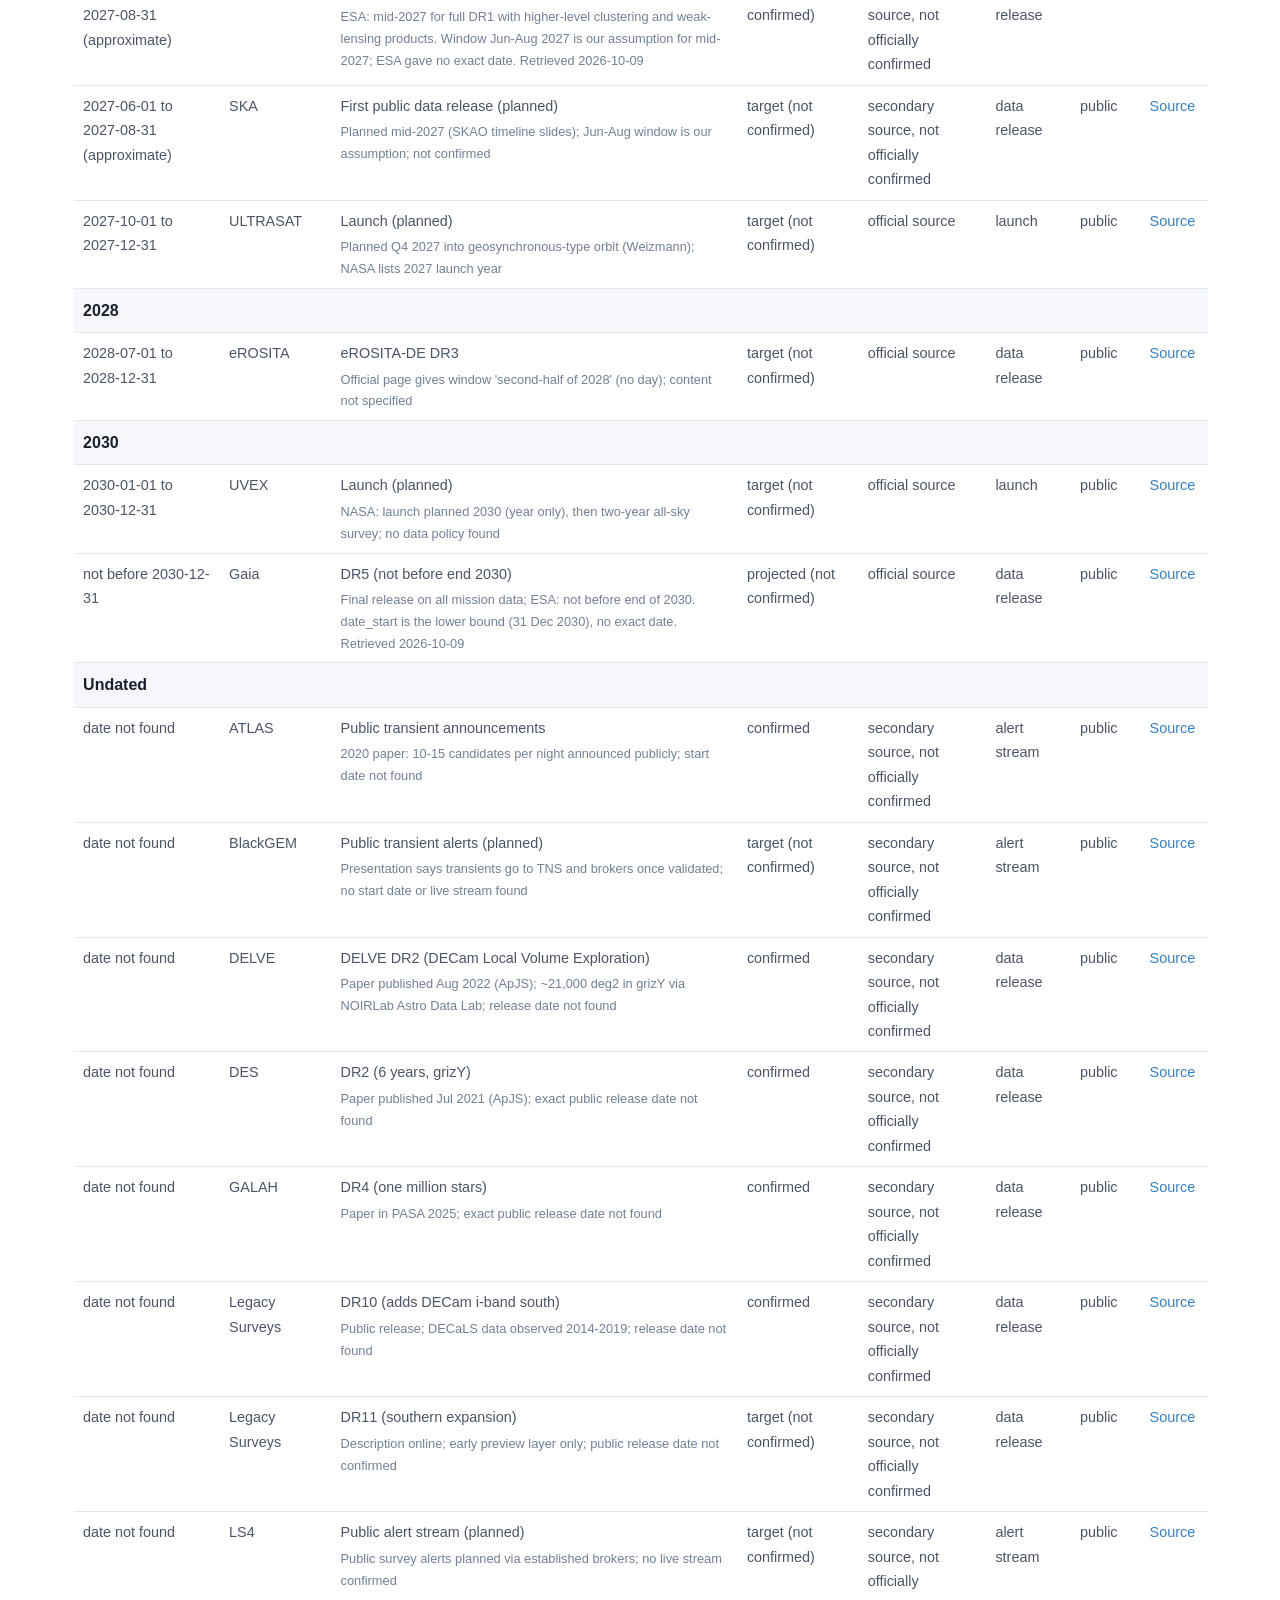
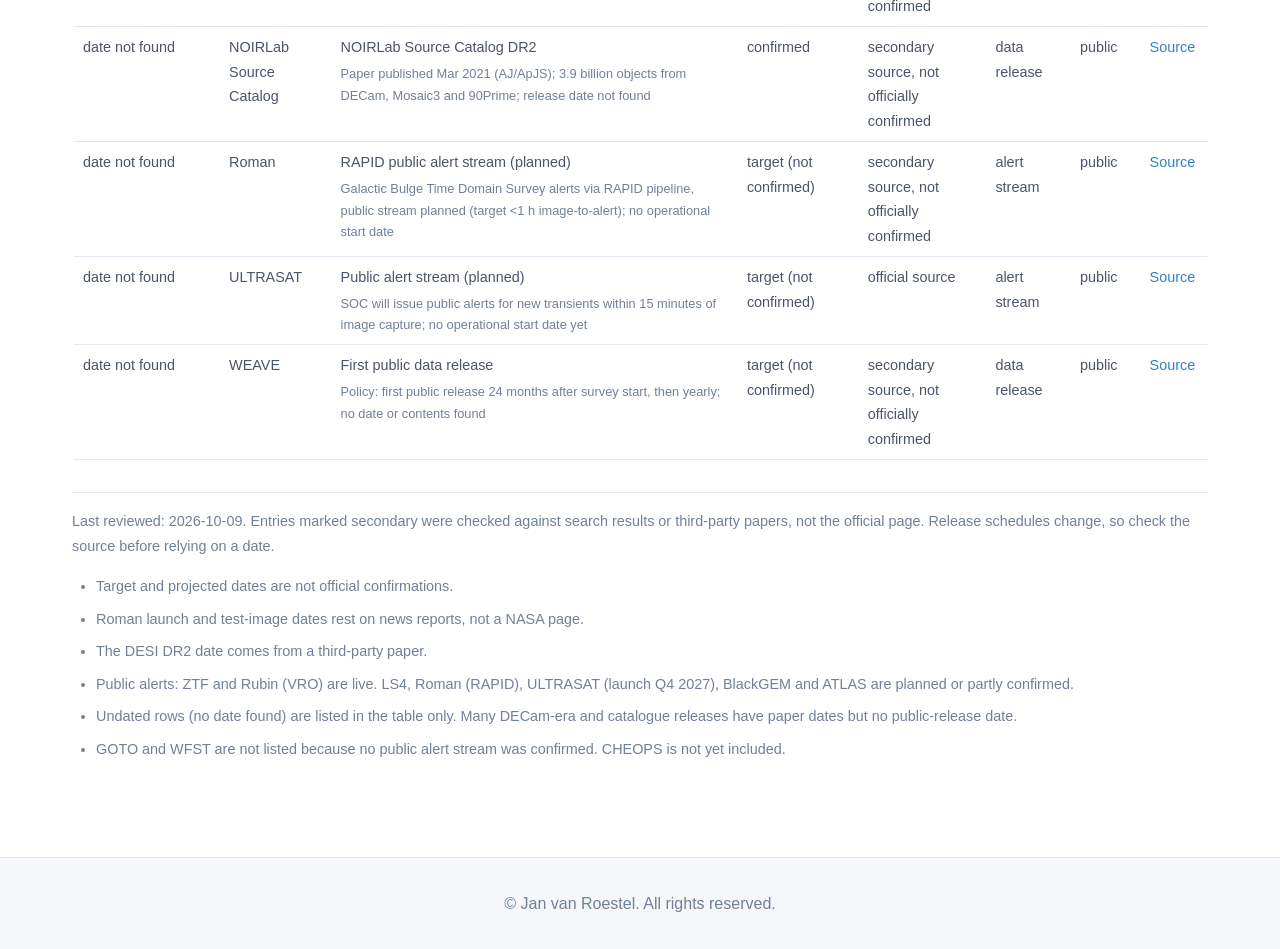
<file: timeline.html>
<!DOCTYPE html>
<html lang="en">
<head>
    <meta charset="UTF-8">
    <meta name="viewport" content="width=device-width, initial-scale=1.0">
    <title>Survey Data Releases - Jan van Roestel</title>
    <meta name="description" content="Interactive overview of data releases and milestones from optical, infrared, radio, spectroscopic and high-energy surveys.">
    <link rel="stylesheet" href="assets/css/style.css">
    <link rel="stylesheet" href="https://cdnjs.cloudflare.com/ajax/libs/font-awesome/6.4.0/css/all.min.css">
    <script src="assets/js/include.js"></script>
</head>
<body data-page="timeline">
    <script>writeNav()</script>

    <main>
        <header class="page-header">
            <div class="container">
                <h1>Survey Data Releases &amp; Milestones</h1>
                <p>Data releases and milestones from major optical, infrared, radio, spectroscopic and high-energy surveys</p>
            </div>
        </header>

        <section>
            <div class="container">
                <p class="tl-intro">Filter by observing type, then hover or focus a marker for details. Clicking a marker, or the Source link in the table, opens the source in a new tab. Dates marked target or projected are not official confirmations.</p>

                <div id="tl-error" class="tl-error" role="alert" hidden>
                    The release data could not be loaded. Please try again later.
                </div>

                <noscript>
                    <p class="tl-error">This timeline needs JavaScript. The data is also available on the Data &amp; Code page.</p>
                </noscript>

                <div class="tl-controls">
                    <div class="tl-filters" role="group" aria-label="Filter by observing type">
                        <button type="button" class="tl-chip" data-band="optical" aria-pressed="false">Optical</button>
                        <button type="button" class="tl-chip" data-band="photometric" aria-pressed="false">Photometric</button>
                        <button type="button" class="tl-chip" data-band="spectroscopic" aria-pressed="false">Spectroscopic</button>
                        <button type="button" class="tl-chip" data-band="IR" aria-pressed="false">Infrared</button>
                        <button type="button" class="tl-chip" data-band="radio" aria-pressed="false">Radio</button>
                        <button type="button" class="tl-chip" data-band="UV" aria-pressed="false">UV</button>
                        <button type="button" class="tl-chip" data-band="high-energy" aria-pressed="false">High-energy</button>
                        <button type="button" class="tl-chip" data-band="astrometry" aria-pressed="false">Astrometry</button>
                        <button type="button" class="tl-chip" data-band="time-domain" aria-pressed="false">Time-domain</button>
                        <button type="button" class="tl-chip" data-band="alerts" aria-pressed="false">Public alerts</button>
                        <button type="button" class="tl-chip tl-chip-clear" id="tl-clear">Clear filters</button>
                    </div>

                    <div class="tl-options">
                        <div class="tl-range" role="group" aria-label="Figure year range">
                            <button type="button" class="tl-chip" data-range="core" aria-pressed="true">2024&ndash;2027</button>
                            <button type="button" class="tl-chip" data-range="all" aria-pressed="false">2024&ndash;2031</button>
                        </div>
                        <label class="tl-toggle">
                            <input type="checkbox" id="tl-completed">
                            Show completed releases
                        </label>
                    </div>
                </div>

                <ul class="tl-legend" aria-label="Legend">
                    <li><span class="tl-swatch tl-sw-confirmed"></span> Confirmed</li>
                    <li><span class="tl-swatch tl-sw-target"></span> Target (not confirmed)</li>
                    <li><span class="tl-swatch tl-sw-projected"></span> Projected (not confirmed)</li>
                    <li><span class="tl-swatch tl-sw-overdue"></span> Overdue: date passed, not confirmed</li>
                    <li><span class="tl-swatch tl-sw-secondary"></span> Secondary source only</li>
                    <li><span class="tl-swatch-text">&#9679;</span> Exact date</li>
                    <li><span class="tl-swatch-text">&#9644;</span> Date window</li>
                    <li><span class="tl-swatch-text">&#8594;</span> Not before date</li>
                    <li><span class="tl-swatch tl-sw-ongoing"></span> Ongoing (since date)</li>
                    <li><span class="tl-swatch-text">&#8943;</span> Undated (table only)</li>
                </ul>

                <div class="tl-figure-wrap">
                    <div id="tl-figure" class="tl-scroll" role="region" aria-label="Timeline figure. The table below lists the same releases."></div>
                </div>

                <div id="tl-empty" class="tl-empty" hidden>
                    <p>No releases match these filters.</p>
                    <button type="button" class="btn btn-outline" id="tl-clear-empty">Clear filters</button>
                </div>

                <p id="tl-count" class="tl-count" aria-live="polite"></p>

                <div class="tl-table-wrap">
                    <table id="tl-table" class="tl-table" hidden>
                        <caption>Releases matching the filters above. The year range applies only to the figure.</caption>
                        <thead>
                            <tr>
                                <th scope="col">Date</th>
                                <th scope="col">Survey</th>
                                <th scope="col">Release</th>
                                <th scope="col">Status</th>
                                <th scope="col">Evidence</th>
                                <th scope="col">Type</th>
                                <th scope="col">Access</th>
                                <th scope="col">Source</th>
                            </tr>
                        </thead>
                    </table>
                </div>

                <div class="tl-notes">
                    <p>Last reviewed: <span id="tl-reviewed"></span>. Entries marked secondary were checked against search results or third-party papers, not the official page. Release schedules change, so check the source before relying on a date.</p>
                    <ul>
                        <li>Target and projected dates are not official confirmations.</li>
                        <li>Roman launch and test-image dates rest on news reports, not a NASA page.</li>
                        <li>The DESI DR2 date comes from a third-party paper.</li>
                        <li>Public alerts: ZTF and Rubin (VRO) are live. LS4, Roman (RAPID), ULTRASAT (launch Q4 2027), BlackGEM and ATLAS are planned or partly confirmed.</li>
                        <li>Undated rows (no date found) are listed in the table only. Many DECam-era and catalogue releases have paper dates but no public-release date.</li>
                        <li>GOTO and WFST are not listed because no public alert stream was confirmed. CHEOPS is not yet included.</li>
                    </ul>
                </div>
            </div>
        </section>
    </main>

    <div id="tl-tip" class="tl-tip" role="tooltip" hidden></div>

    <script src="data/releases.js"></script>
    <script src="assets/js/timeline.js"></script>
    <script>writeFooter()</script>
</body>
</html>
</file>
<file: assets/css/style.css>
/*
 * Jan van Roestel - Personal Website
 * Dark theme with blue accents
 */

/* ===== CSS Variables ===== */
:root {
    --bg-primary: #ffffff;
    --bg-secondary: #f5f7fa;
    --bg-card: #ffffff;
    --text-primary: #4a5568;
    --text-secondary: #718096;
    --text-heading: #1a202c;
    --accent: #3182ce;
    --accent-hover: #2c5282;
    --border-color: #e2e8f0;
    --nav-bg: rgba(255, 255, 255, 0.95);
    --shadow: 0 4px 6px rgba(0, 0, 0, 0.1);
    --max-width: 1200px;
    --font-sans: -apple-system, BlinkMacSystemFont, 'Segoe UI', Roboto, Oxygen, Ubuntu, sans-serif;
    --font-mono: 'SF Mono', 'Fira Code', Consolas, monospace;
}

/* ===== Reset & Base ===== */
*, *::before, *::after {
    box-sizing: border-box;
    margin: 0;
    padding: 0;
}

html {
    scroll-behavior: smooth;
}

body {
    font-family: var(--font-sans);
    font-size: 16px;
    line-height: 1.7;
    color: var(--text-primary);
    background-color: var(--bg-primary);
    min-height: 100vh;
}

/* ===== Typography ===== */
h1, h2, h3, h4, h5, h6 {
    color: var(--text-heading);
    font-weight: 600;
    line-height: 1.3;
    margin-bottom: 1rem;
}

h1 { font-size: 2.5rem; }
h2 { font-size: 2rem; }
h3 { font-size: 1.5rem; }
h4 { font-size: 1.25rem; }
h5 { font-size: 1.1rem; }

p {
    margin-bottom: 1rem;
}

a {
    color: var(--accent);
    text-decoration: none;
    transition: color 0.2s ease;
}

a:hover {
    color: var(--accent-hover);
    text-decoration: underline;
}

ul, ol {
    margin-left: 1.5rem;
    margin-bottom: 1rem;
}

li {
    margin-bottom: 0.5rem;
}

strong, b {
    color: var(--text-heading);
}

/* ===== Navigation ===== */
.navbar {
    position: fixed;
    top: 0;
    left: 0;
    right: 0;
    background: var(--nav-bg);
    backdrop-filter: blur(10px);
    z-index: 1000;
    border-bottom: 1px solid var(--border-color);
}

.nav-container {
    max-width: var(--max-width);
    margin: 0 auto;
    padding: 0 2rem;
    display: flex;
    justify-content: space-between;
    align-items: center;
    height: 70px;
}

.nav-logo {
    font-size: 1.25rem;
    font-weight: 600;
    color: var(--text-heading);
    text-decoration: none;
}

.nav-logo:hover {
    color: var(--accent);
    text-decoration: none;
}

.nav-menu {
    display: flex;
    list-style: none;
    gap: 2rem;
    margin: 0;
}

.nav-menu li {
    margin: 0;
}

.nav-menu a {
    color: var(--text-primary);
    font-weight: 500;
    padding: 0.5rem 0;
    position: relative;
}

.nav-menu a::after {
    content: '';
    position: absolute;
    bottom: 0;
    left: 0;
    width: 0;
    height: 2px;
    background: var(--accent);
    transition: width 0.3s ease;
}

.nav-menu a:hover::after,
.nav-menu a.active::after {
    width: 100%;
}

.nav-menu a:hover {
    color: var(--accent);
    text-decoration: none;
}

/* Mobile menu toggle */
.nav-toggle {
    display: none;
    background: none;
    border: none;
    cursor: pointer;
    padding: 0.5rem;
}

.nav-toggle span {
    display: block;
    width: 25px;
    height: 3px;
    background: var(--text-primary);
    margin: 5px 0;
    transition: 0.3s;
}

/* ===== Main Content ===== */
main {
    padding-top: 70px;
}

.container {
    max-width: var(--max-width);
    margin: 0 auto;
    padding: 0 2rem;
}

section {
    padding: 4rem 0;
}

.section-title {
    margin-bottom: 2rem;
    padding-bottom: 0.5rem;
    border-bottom: 2px solid var(--accent);
    display: inline-block;
}

/* ===== Hero Section ===== */
.hero {
    min-height: calc(100vh - 70px);
    display: flex;
    align-items: center;
    padding: 4rem 0;
    background: linear-gradient(135deg, var(--bg-secondary) 0%, var(--bg-primary) 100%);
}

.hero-content {
    display: grid;
    grid-template-columns: 1fr 300px;
    gap: 4rem;
    align-items: center;
}

.hero-text h1 {
    font-size: 3rem;
    margin-bottom: 0.5rem;
}

.hero-subtitle {
    font-size: 1.25rem;
    color: var(--accent);
    margin-bottom: 1rem;
}

.hero-institution {
    color: var(--text-secondary);
    margin-bottom: 1.5rem;
}

.hero-interests {
    margin-bottom: 1.5rem;
}

.hero-links {
    display: flex;
    gap: 1rem;
    flex-wrap: wrap;
}

.hero-image {
    width: 300px;
    height: 400px;
    border-radius: 50%;
    object-fit: cover;
    border: 4px solid var(--accent);
    box-shadow: var(--shadow);
}

/* ===== Buttons ===== */
.btn {
    display: inline-block;
    padding: 0.75rem 1.5rem;
    border-radius: 5px;
    font-weight: 500;
    text-decoration: none;
    transition: all 0.3s ease;
}

.btn-primary {
    background: var(--accent);
    color: #ffffff;
}

.btn-primary:hover {
    background: var(--accent-hover);
    color: #ffffff;
    text-decoration: none;
}

.btn-outline {
    border: 2px solid var(--accent);
    color: var(--accent);
}

.btn-outline:hover {
    background: var(--accent);
    color: #ffffff;
    text-decoration: none;
}

/* ===== About Section ===== */
.about-section {
    background: var(--bg-secondary);
}

.about-content {
    max-width: 800px;
}

/* ===== News Section ===== */
.news-section {
    background: var(--bg-primary);
}

.news-list {
    list-style: none;
    margin: 0;
}

.news-item {
    display: grid;
    grid-template-columns: 120px 1fr;
    gap: 1.5rem;
    padding: 1.5rem 0;
    border-bottom: 1px solid var(--border-color);
}

.news-item:last-child {
    border-bottom: none;
}

.news-date {
    color: var(--accent);
    font-weight: 500;
    font-size: 0.9rem;
}

.news-content h4 {
    margin-bottom: 0.5rem;
}

.news-content p {
    color: var(--text-secondary);
    margin: 0;
}

/* ===== Research Cards ===== */
.research-grid {
    display: grid;
    grid-template-columns: repeat(auto-fit, minmax(350px, 1fr));
    gap: 2rem;
}

.research-card {
    background: var(--bg-secondary);
    border-radius: 10px;
    overflow: hidden;
    border: 1px solid var(--border-color);
    transition: transform 0.3s ease, box-shadow 0.3s ease;
}

.research-card:hover {
    transform: translateY(-5px);
    box-shadow: var(--shadow);
}

.research-card img {
    width: 100%;
    height: 200px;
    object-fit: cover;
}

.research-card-content {
    padding: 1.5rem;
}

.research-card h3 {
    margin-bottom: 1rem;
}

.research-card p {
    color: var(--text-secondary);
}

/* ===== Research Detail Section ===== */
.research-topic {
    padding: 3rem 0;
    border-bottom: 1px solid var(--border-color);
}

.research-topic:last-child {
    border-bottom: none;
}

.research-topic-header {
    display: grid;
    grid-template-columns: 1fr 300px;
    gap: 2rem;
    align-items: start;
}

.research-topic img {
    width: 100%;
    border-radius: 10px;
}

/* ===== Talks List ===== */
.talks-list {
    list-style: none;
    margin: 0;
}

.talk-item {
    display: grid;
    grid-template-columns: 150px 1fr auto;
    gap: 1.5rem;
    padding: 1.5rem 0;
    border-bottom: 1px solid var(--border-color);
    align-items: center;
}

.talk-item:last-child {
    border-bottom: none;
}

.talk-date {
    color: var(--accent);
    font-weight: 500;
}

.talk-title {
    font-weight: 500;
}

.talk-venue {
    color: var(--text-secondary);
    font-size: 0.9rem;
}

.talk-links a {
    margin-left: 1rem;
}

/* ===== Education/Experience Cards ===== */
.education-item {
    margin-bottom: 2rem;
    padding-bottom: 2rem;
    border-bottom: 1px solid var(--border-color);
}

.education-item:last-child {
    border-bottom: none;
}

.education-item h4 {
    color: var(--accent);
    margin-bottom: 0.5rem;
}

/* ===== Contact Page ===== */
.contact-info {
    display: grid;
    grid-template-columns: 1fr 1fr;
    gap: 3rem;
}

.contact-item {
    margin-bottom: 1.5rem;
}

.contact-item h4 {
    color: var(--accent);
    margin-bottom: 0.5rem;
}

.social-links {
    display: flex;
    gap: 1.5rem;
    margin-top: 2rem;
}

.social-links a {
    display: inline-flex;
    align-items: center;
    justify-content: center;
    width: 50px;
    height: 50px;
    border-radius: 50%;
    background: var(--bg-secondary);
    border: 2px solid var(--border-color);
    color: var(--text-primary);
    font-size: 1.5rem;
    transition: all 0.3s ease;
}

.social-links a:hover {
    background: var(--accent);
    border-color: var(--accent);
    color: #ffffff;
}

/* ===== Footer ===== */
footer {
    background: var(--bg-secondary);
    padding: 2rem 0;
    text-align: center;
    border-top: 1px solid var(--border-color);
}

footer p {
    color: var(--text-secondary);
    margin: 0;
}

/* ===== Page Header ===== */
.page-header {
    background: var(--bg-secondary);
    padding: 6rem 0 3rem;
    margin-bottom: 2rem;
    border-bottom: 1px solid var(--border-color);
}

.page-header h1 {
    margin-bottom: 0.5rem;
}

.page-header p {
    color: var(--text-secondary);
    font-size: 1.1rem;
    margin: 0;
}

/* ===== CV Page ===== */
.cv-download {
    background: var(--bg-secondary);
    padding: 3rem;
    border-radius: 10px;
    text-align: center;
    margin-bottom: 3rem;
}

.cv-download h2 {
    margin-bottom: 1rem;
}

.cv-download p {
    color: var(--text-secondary);
    margin-bottom: 2rem;
}

/* ===== Responsive Design ===== */
@media (max-width: 768px) {
    .nav-menu {
        display: none;
        position: absolute;
        top: 70px;
        left: 0;
        right: 0;
        background: var(--nav-bg);
        flex-direction: column;
        padding: 1rem 2rem;
        gap: 0;
        border-bottom: 1px solid var(--border-color);
    }

    .nav-menu.active {
        display: flex;
    }

    .nav-menu li {
        padding: 0.75rem 0;
        border-bottom: 1px solid var(--border-color);
    }

    .nav-menu li:last-child {
        border-bottom: none;
    }

    .nav-toggle {
        display: block;
    }

    .hero-content {
        grid-template-columns: 1fr;
        text-align: center;
    }

    .hero-image {
        width: 200px;
        height: 200px;
        margin: 0 auto;
        order: -1;
    }

    .hero-text h1 {
        font-size: 2rem;
    }

    .hero-links {
        justify-content: center;
    }

    .news-item {
        grid-template-columns: 1fr;
        gap: 0.5rem;
    }

    .talk-item {
        grid-template-columns: 1fr;
        gap: 0.5rem;
    }

    .talk-links {
        margin-top: 0.5rem;
    }

    .talk-links a {
        margin-left: 0;
        margin-right: 1rem;
    }

    .contact-info {
        grid-template-columns: 1fr;
    }

    .research-topic-header {
        grid-template-columns: 1fr;
    }

    h1 { font-size: 2rem; }
    h2 { font-size: 1.5rem; }
}

@media (max-width: 480px) {
    .container {
        padding: 0 1rem;
    }

    section {
        padding: 2rem 0;
    }

    .hero {
        padding: 2rem 0;
    }
}

/* ===== Survey Release Timeline ===== */
.tl-intro {
    color: var(--text-secondary);
    margin-bottom: 1.5rem;
}

.tl-error {
    background: #fff5f5;
    border: 1px solid #feb2b2;
    color: #9b2c2c;
    border-radius: 6px;
    padding: 0.75rem 1rem;
    margin-bottom: 1rem;
}

.tl-controls {
    display: flex;
    flex-wrap: wrap;
    gap: 1rem 2rem;
    justify-content: space-between;
    align-items: center;
    margin-bottom: 1rem;
}

.tl-filters,
.tl-options,
.tl-range {
    display: flex;
    flex-wrap: wrap;
    gap: 0.5rem;
    align-items: center;
}

.tl-chip {
    font: inherit;
    font-size: 0.9rem;
    padding: 0.35rem 0.8rem;
    border: 1px solid var(--accent);
    border-radius: 999px;
    background: var(--bg-card);
    color: var(--accent);
    cursor: pointer;
}

.tl-chip[aria-pressed="true"] {
    background: var(--accent);
    color: #ffffff;
}

.tl-chip-clear {
    border-color: var(--border-color);
    color: var(--text-secondary);
}

.tl-chip:focus-visible,
.tl-toggle input:focus-visible,
.tl-table a:focus-visible,
.tl-svg a:focus-visible {
    outline: 3px solid #ed8936;
    outline-offset: 2px;
}

.tl-toggle {
    display: inline-flex;
    gap: 0.4rem;
    align-items: center;
    font-size: 0.95rem;
    color: var(--text-primary);
    cursor: pointer;
}

.tl-legend {
    list-style: none;
    display: flex;
    flex-wrap: wrap;
    gap: 0.4rem 1.2rem;
    padding: 0;
    margin: 0 0 1rem;
    font-size: 0.85rem;
    color: var(--text-secondary);
}

.tl-legend li {
    display: inline-flex;
    align-items: center;
    gap: 0.4rem;
}

.tl-swatch {
    display: inline-block;
    width: 22px;
    height: 12px;
    border-radius: 2px;
    border: 2px solid var(--accent);
}

.tl-sw-confirmed { background: var(--accent); }
.tl-sw-target { background: repeating-linear-gradient(45deg, var(--accent) 0 2px, transparent 2px 6px); }
.tl-sw-projected { background: #ffffff; }
.tl-sw-overdue { background: #ffffff; border-color: #c05621; border-style: dashed; }
.tl-sw-secondary {
    width: 10px;
    height: 10px;
    border: none;
    border-radius: 50%;
    background: #dd6b20;
}
.tl-swatch-text {
    color: var(--accent);
    font-size: 1rem;
    line-height: 1;
}

.tl-figure-wrap {
    border: 1px solid var(--border-color);
    border-radius: 8px;
    background: var(--bg-card);
    margin-bottom: 1rem;
}

.tl-scroll {
    overflow-x: auto;
    padding: 0.5rem 0;
}

.tl-svg {
    display: block;
    font-family: var(--font-sans);
}

.tl-stripe { fill: var(--bg-secondary); }
.tl-grid { stroke: var(--border-color); stroke-width: 1; }
.tl-axis { fill: var(--text-secondary); font-size: 12px; }
.tl-today { stroke: #c53030; stroke-width: 1.5; stroke-dasharray: 4 3; }
.tl-today-label { fill: #c53030; }
.tl-label { fill: var(--text-heading); font-size: 13px; font-weight: 600; }
.tl-hatch-line { stroke: var(--accent); stroke-width: 2; }

.tl-item .tl-shape,
.tl-item .tl-tail {
    stroke: var(--accent);
    stroke-width: 2;
    fill: #ffffff;
    cursor: pointer;
}
.tl-item.tl-confirmed .tl-shape { fill: var(--accent); }
.tl-item.tl-target .tl-shape { fill: url(#tl-hatch); }
.tl-item.tl-projected .tl-shape { fill: #ffffff; }
.tl-item.tl-overdue .tl-shape,
.tl-item.tl-overdue .tl-tail {
    stroke: #c05621;
    stroke-dasharray: 3 2;
}
.tl-item.tl-overdue.tl-confirmed .tl-shape { fill: #c05621; }
.tl-item .tl-tail { stroke-dasharray: 2 4; }
.tl-badge { fill: #dd6b20; }

.tl-item:focus { outline: none; }
.tl-item:focus-visible .tl-shape {
    stroke: var(--text-heading);
    stroke-width: 3;
}

.tl-tip {
    position: fixed;
    transform: translate(-50%, calc(-100% - 10px));
    z-index: 1000;
    max-width: 320px;
    background: var(--text-heading);
    color: #ffffff;
    font-size: 0.85rem;
    line-height: 1.4;
    padding: 0.6rem 0.8rem;
    border-radius: 6px;
    box-shadow: var(--shadow);
    pointer-events: none;
}
.tl-tip div + div { margin-top: 0.25rem; }

.tl-empty {
    text-align: center;
    padding: 2rem 0;
    color: var(--text-secondary);
}

.tl-count {
    font-size: 0.9rem;
    color: var(--text-secondary);
}

.tl-table-wrap { overflow-x: auto; }

.tl-table {
    width: 100%;
    border-collapse: collapse;
    font-size: 0.9rem;
    margin-bottom: 2rem;
}

.tl-table caption {
    text-align: left;
    color: var(--text-secondary);
    padding-bottom: 0.5rem;
    font-size: 0.85rem;
}

.tl-table th,
.tl-table td {
    text-align: left;
    padding: 0.5rem 0.6rem;
    border-bottom: 1px solid var(--border-color);
    vertical-align: top;
}

.tl-table thead th {
    color: var(--text-heading);
    border-bottom: 2px solid var(--border-color);
}

.tl-table .tl-year th {
    background: var(--bg-secondary);
    color: var(--text-heading);
    font-size: 1rem;
}

.tl-table small {
    display: block;
    color: var(--text-secondary);
    font-size: 0.8rem;
    margin-top: 0.2rem;
}

.tl-table tr.tl-overdue td:first-child { border-left: 3px solid #c05621; }
.tl-table tr.tl-overdue td:first-child { font-style: italic; }

.tl-notes {
    font-size: 0.9rem;
    color: var(--text-secondary);
    border-top: 1px solid var(--border-color);
    padding-top: 1rem;
    margin-bottom: 2rem;
}

@media (max-width: 768px) {
    .tl-table { font-size: 0.85rem; }
    .tl-table th, .tl-table td { padding: 0.45rem 0.4rem; }
    .tl-table thead { position: absolute; width: 1px; height: 1px; overflow: hidden; clip: rect(0 0 0 0); }
    .tl-table tr { display: block; border-bottom: 1px solid var(--border-color); padding: 0.4rem 0; }
    .tl-table td { display: block; border: none; padding: 0.15rem 0; }
    .tl-table .tl-year { display: block; }
    .tl-table .tl-year th { display: block; }
}
.tl-controls[hidden],
.tl-table[hidden],
.tl-empty[hidden],
.tl-error[hidden],
.tl-figure-wrap [hidden] { display: none !important; }

.tl-sw-ongoing { background: linear-gradient(90deg, var(--accent), rgba(49, 130, 206, 0.2)); }
.tl-bar-ongoing { fill-opacity: 0.35; }
</file>
